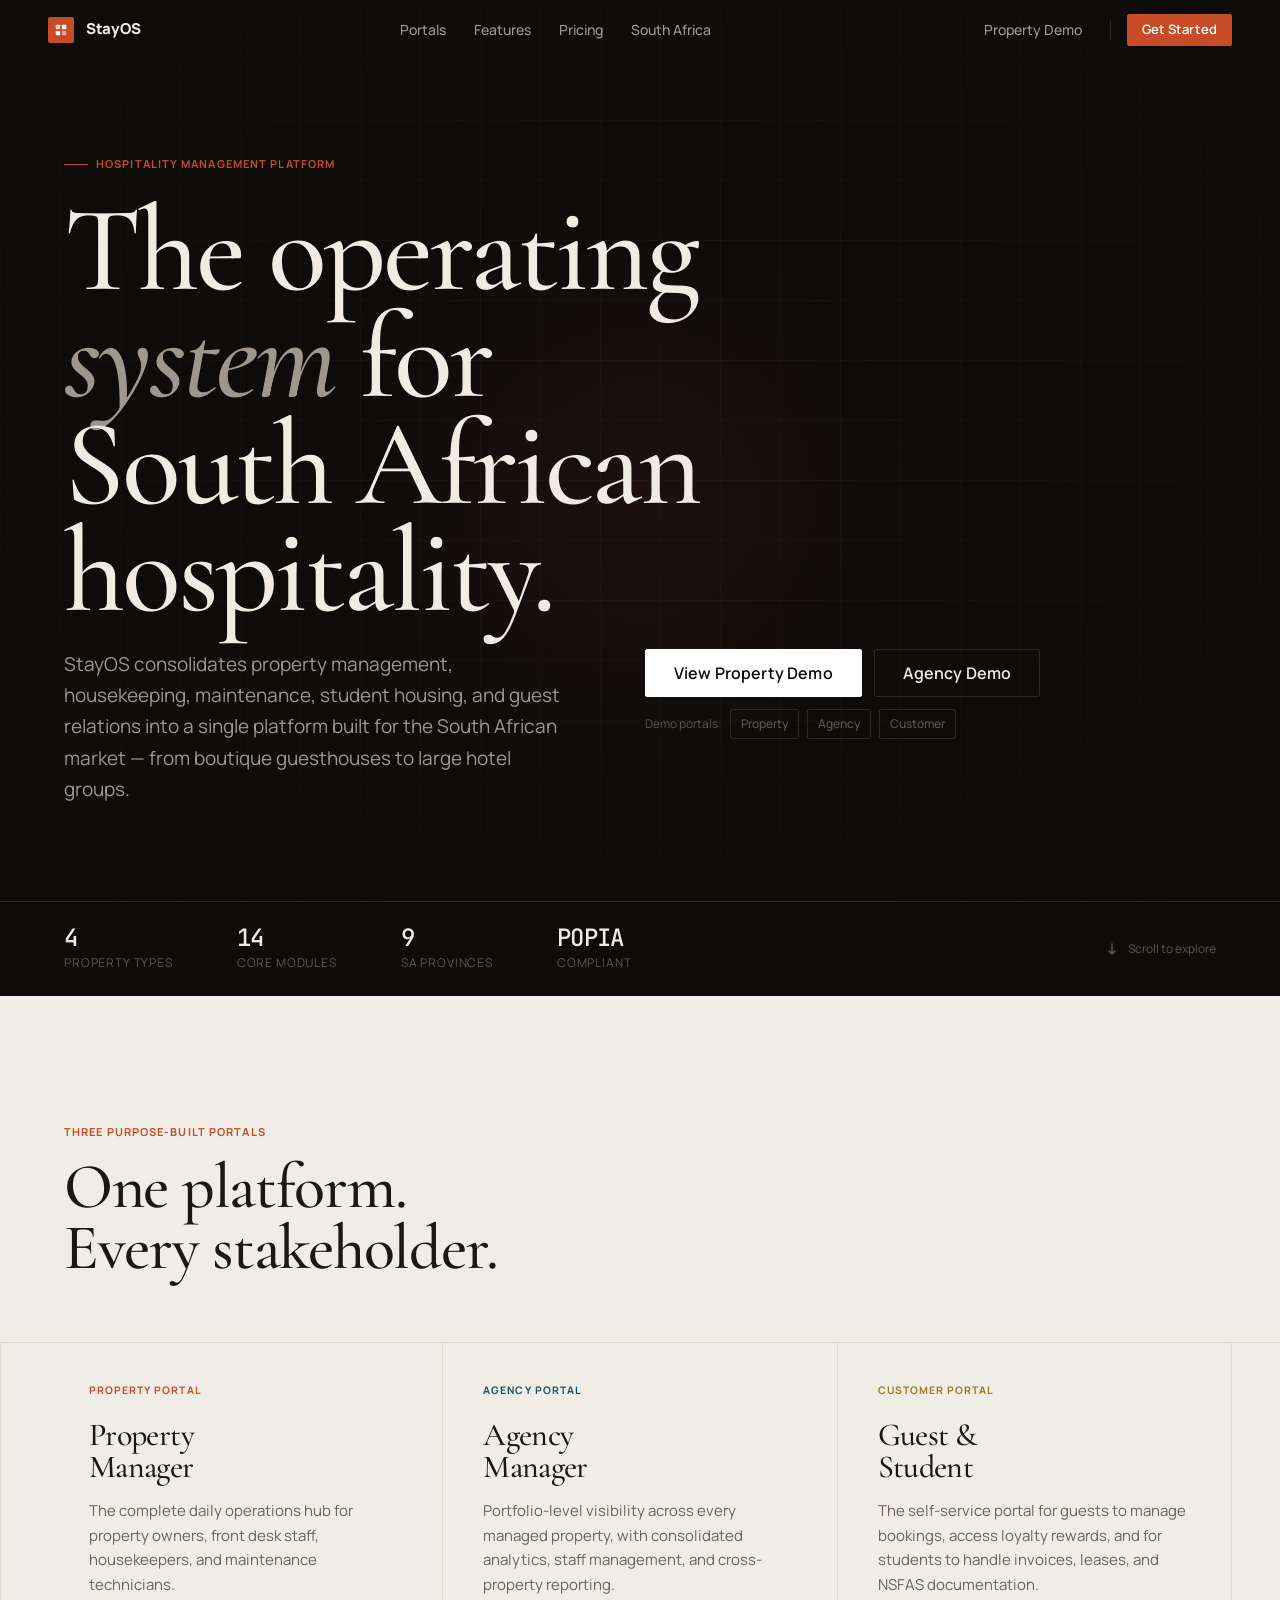
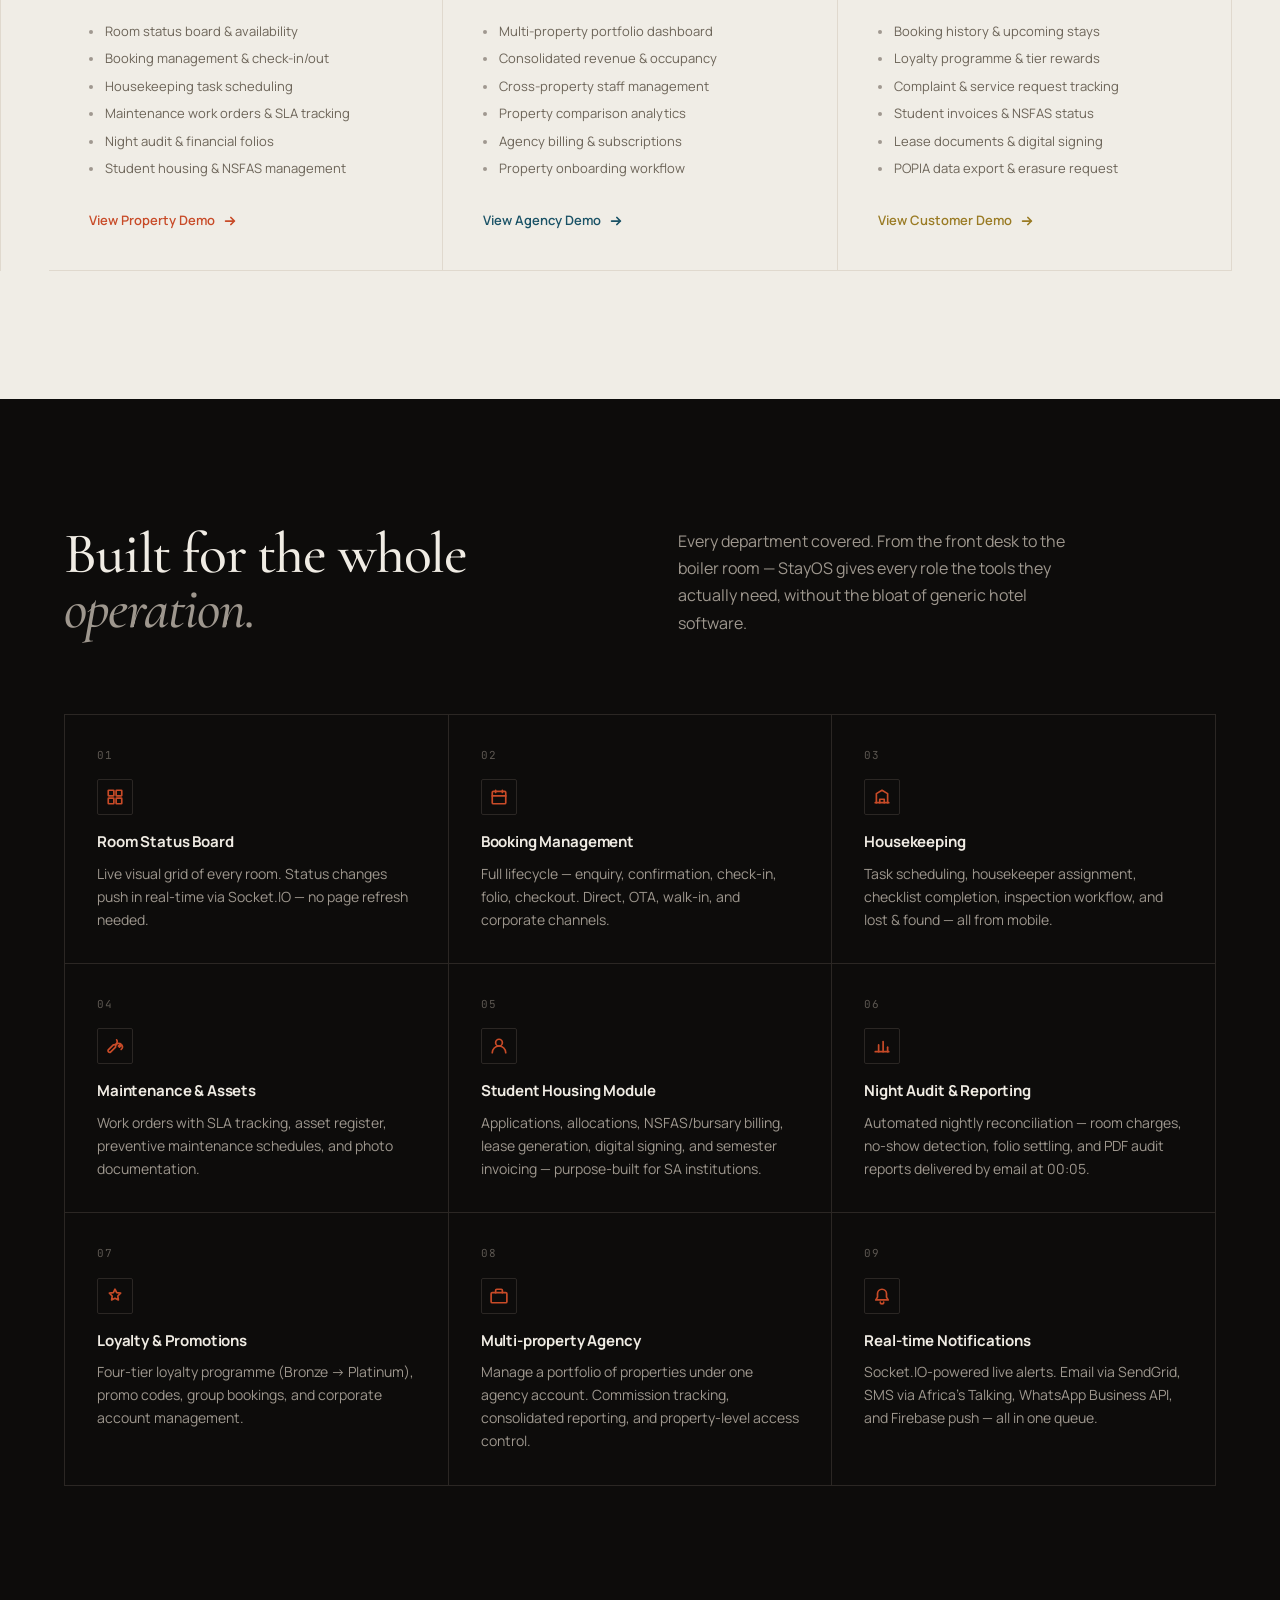
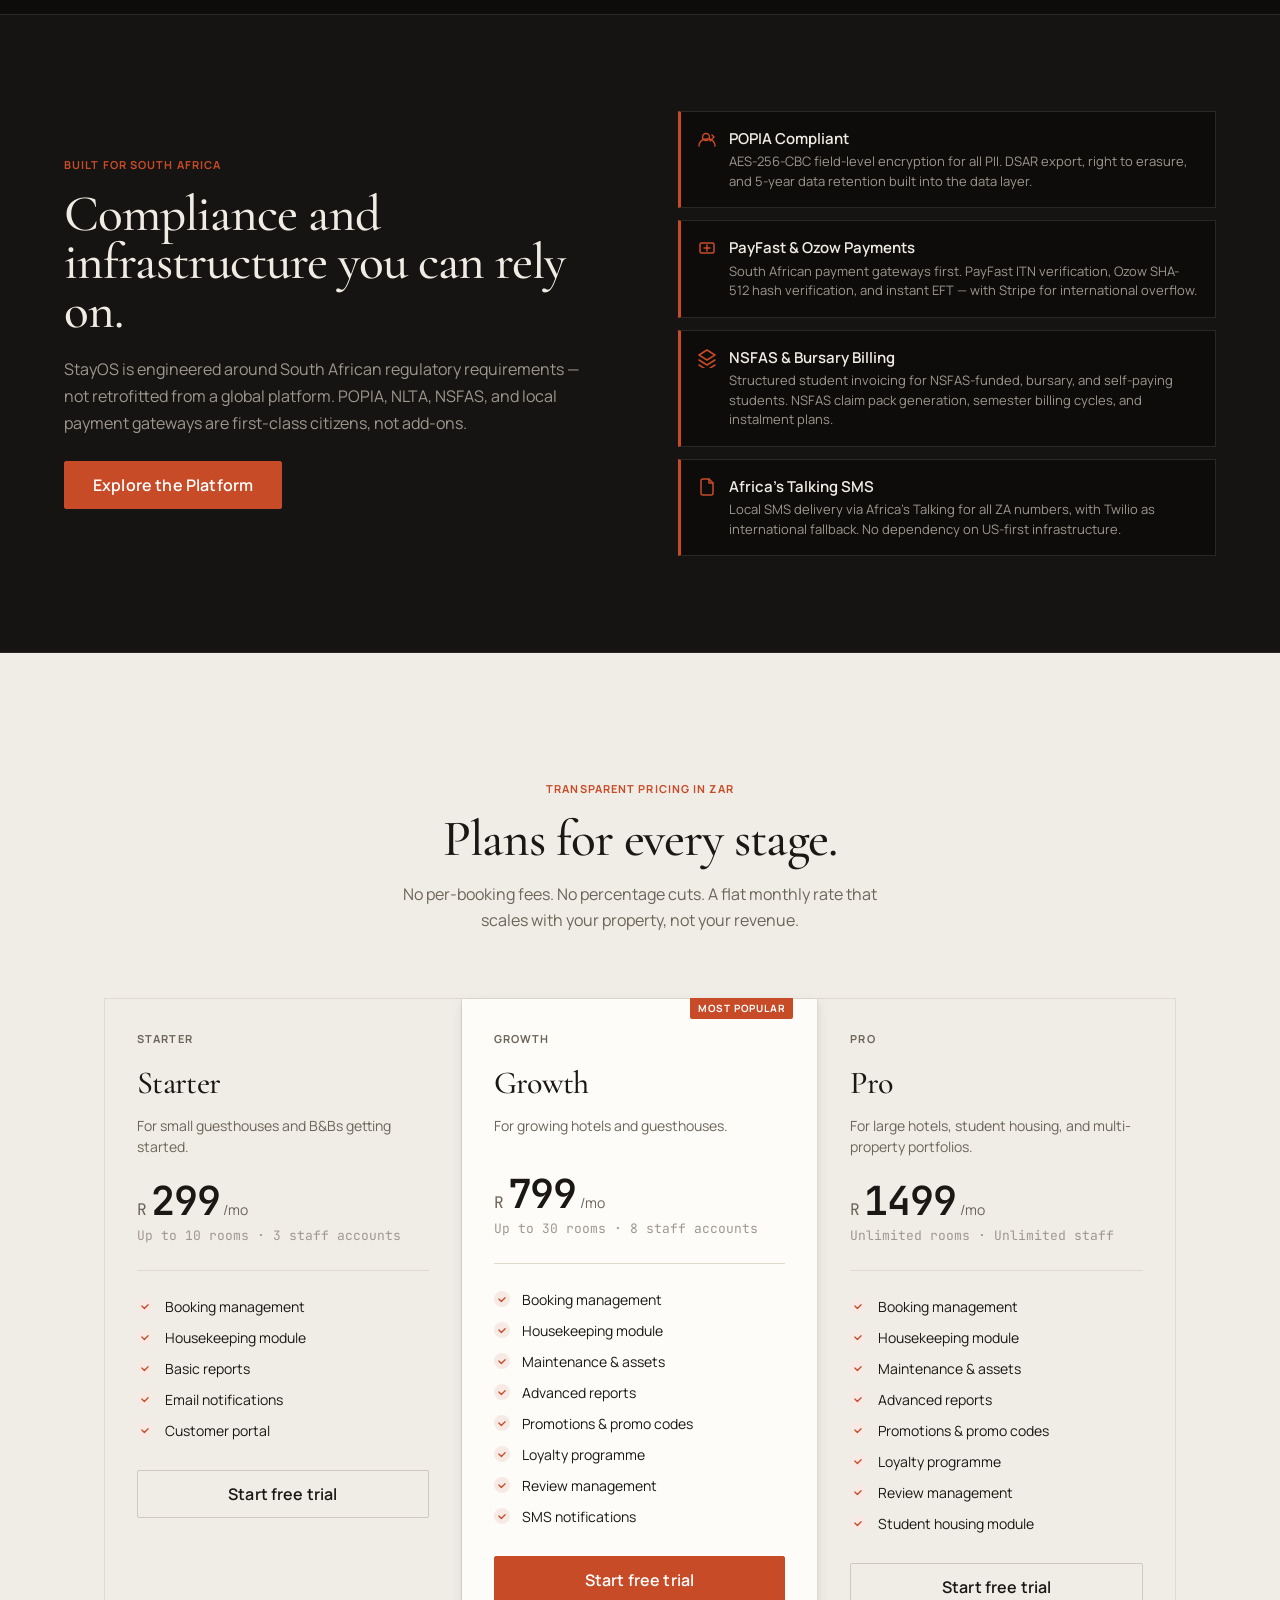
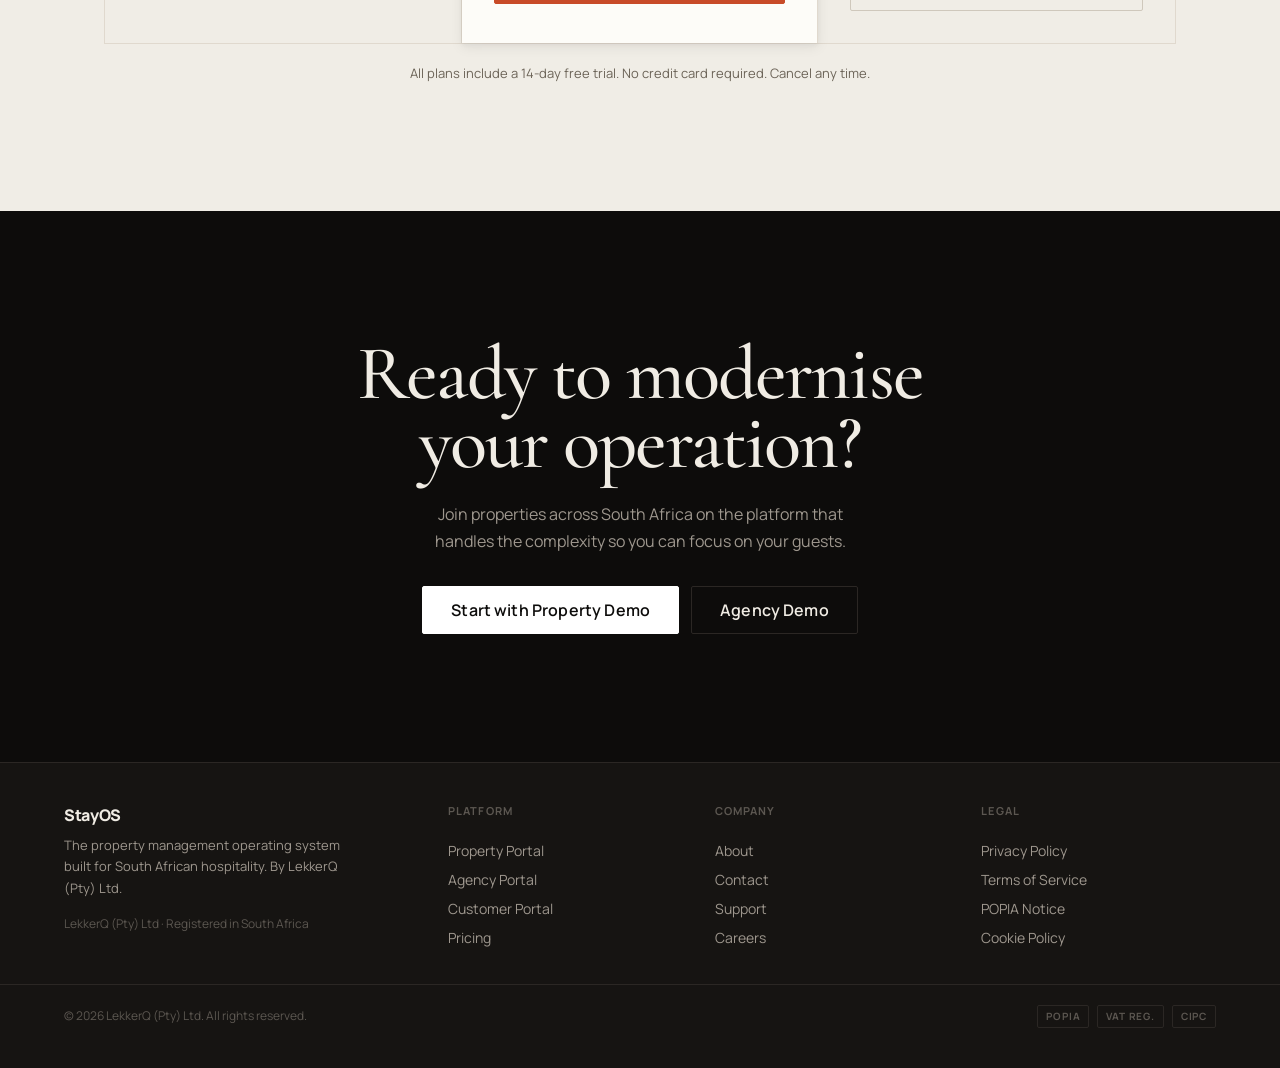
<file: index.html>
<!DOCTYPE html>
<html lang="en">
<head>
<meta charset="UTF-8">
<meta name="viewport" content="width=device-width, initial-scale=1.0, viewport-fit=cover">
<meta name="theme-color" content="#0D0C0B">
<meta name="description" content="StayOS — The operating platform for South African hospitality businesses. Manage properties, staff, bookings, housekeeping, maintenance and compliance in one place.">
<title>StayOS — Property Management Platform</title>
<link rel="preconnect" href="https://fonts.googleapis.com">
<link rel="preconnect" href="https://fonts.gstatic.com" crossorigin>
<link rel="stylesheet" href="./css/base.css">
<style>
/* ── Landing-specific styles ── */

body { background: var(--dark-bg); color: var(--dark-text); overflow-x: hidden; }

/* ── Nav ── */
.nav {
  position: fixed;
  top: 0; left: 0; right: 0;
  z-index: 200;
  padding: 0 clamp(var(--sp-4), 4vw, var(--sp-12));
  height: 60px;
  display: flex;
  align-items: center;
  justify-content: space-between;
  transition: background 0.3s ease, border-color 0.3s ease;
  border-bottom: 1px solid transparent;
}

.nav.scrolled {
  background: rgba(13, 12, 11, 0.92);
  backdrop-filter: blur(12px);
  -webkit-backdrop-filter: blur(12px);
  border-bottom-color: var(--dark-border);
}

.nav-logo {
  display: flex;
  align-items: center;
  gap: var(--sp-3);
  text-decoration: none;
}

.nav-logo-mark {
  width: 26px; height: 26px;
  background: var(--accent);
  border-radius: var(--r-sm);
  display: flex; align-items: center; justify-content: center;
}

.nav-logo-mark svg { width: 14px; height: 14px; }

.nav-logo-text {
  font-family: var(--f-body);
  font-size: 0.9375rem;
  font-weight: 800;
  letter-spacing: -0.02em;
  color: var(--dark-text);
}

.nav-links {
  display: flex;
  align-items: center;
  gap: var(--sp-1);
}

.nav-link {
  padding: var(--sp-2) var(--sp-3);
  font-size: 0.875rem;
  font-weight: 500;
  color: var(--dark-text-2);
  transition: color var(--tr-fast);
  cursor: pointer;
  text-decoration: none;
  border-radius: var(--r-sm);
}
.nav-link:hover { color: var(--dark-text); }

.nav-actions { display: flex; align-items: center; gap: var(--sp-2); }

.nav-divider {
  width: 1px; height: 20px;
  background: var(--dark-border);
  margin-inline: var(--sp-2);
}

/* ── Hero ── */
.hero {
  min-height: 100dvh;
  display: flex;
  flex-direction: column;
  padding-top: 60px;
  position: relative;
  overflow: hidden;
}

.hero-bg {
  position: absolute;
  inset: 0;
  z-index: 0;
}

/* Subtle grid pattern */
.hero-bg::before {
  content: '';
  position: absolute;
  inset: 0;
  background-image:
    linear-gradient(var(--dark-border) 1px, transparent 1px),
    linear-gradient(90deg, var(--dark-border) 1px, transparent 1px);
  background-size: 60px 60px;
  opacity: 0.25;
  mask-image: radial-gradient(ellipse 80% 70% at 50% 40%, black 20%, transparent 100%);
}

.hero-bg::after {
  content: '';
  position: absolute;
  width: 600px; height: 600px;
  border-radius: 50%;
  background: radial-gradient(circle, rgba(200, 75, 40, 0.08) 0%, transparent 70%);
  top: 20%; left: 50%;
  transform: translateX(-50%);
  pointer-events: none;
}

.hero-content {
  flex: 1;
  display: flex;
  flex-direction: column;
  justify-content: center;
  padding: clamp(var(--sp-12), 8vw, var(--sp-24)) clamp(var(--sp-4), 5vw, var(--sp-16));
  position: relative;
  z-index: 1;
  max-width: 1320px;
  margin: 0 auto;
  width: 100%;
}

.hero-eyebrow {
  display: inline-flex;
  align-items: center;
  gap: var(--sp-2);
  font-size: 0.6875rem;
  font-weight: 700;
  letter-spacing: 0.1em;
  text-transform: uppercase;
  color: var(--accent);
  margin-bottom: var(--sp-6);
}

.hero-eyebrow-line {
  width: 24px; height: 1px;
  background: var(--accent);
}

.hero-headline {
  font-family: var(--f-display);
  font-size: clamp(3.5rem, 9.5vw, 9rem);
  font-weight: 500;
  line-height: 0.88;
  letter-spacing: -0.025em;
  color: var(--dark-text);
  margin-bottom: var(--sp-6);
  max-width: 14ch;
}

.hero-headline em {
  font-style: italic;
  color: var(--dark-text-2);
}

.hero-sub-row {
  display: flex;
  align-items: flex-start;
  gap: clamp(var(--sp-8), 6vw, var(--sp-24));
  flex-wrap: wrap;
}

.hero-description {
  font-size: clamp(1rem, 1.5vw, 1.1875rem);
  line-height: 1.65;
  color: var(--dark-text-2);
  max-width: 42ch;
  flex: 1;
  min-width: 260px;
}

.hero-actions {
  display: flex;
  flex-direction: column;
  gap: var(--sp-3);
  flex-shrink: 0;
}

.hero-cta-group {
  display: flex;
  align-items: center;
  gap: var(--sp-3);
  flex-wrap: wrap;
}

.hero-portals {
  display: flex;
  gap: var(--sp-2);
}

.hero-portal-link {
  font-size: 0.75rem;
  font-weight: 500;
  color: var(--dark-text-3);
  padding: 5px 10px;
  border: 1px solid var(--dark-border);
  border-radius: var(--r-sm);
  transition: var(--tr-base);
  cursor: pointer;
  text-decoration: none;
}
.hero-portal-link:hover { color: var(--dark-text); border-color: var(--dark-text-2); }

.hero-floor {
  display: flex;
  align-items: center;
  justify-content: space-between;
  padding: var(--sp-6) clamp(var(--sp-4), 5vw, var(--sp-16));
  border-top: 1px solid var(--dark-border);
  position: relative;
  z-index: 1;
}

.hero-stats {
  display: flex;
  gap: clamp(var(--sp-8), 5vw, var(--sp-16));
  flex-wrap: wrap;
}

.hero-stat-value {
  font-family: var(--f-mono);
  font-size: 1.5rem;
  font-weight: 500;
  color: var(--dark-text);
  letter-spacing: -0.03em;
  line-height: 1;
  margin-bottom: 4px;
}

.hero-stat-label {
  font-size: 0.75rem;
  color: var(--dark-text-3);
  text-transform: uppercase;
  letter-spacing: 0.07em;
}

.hero-scroll-hint {
  font-size: 0.75rem;
  color: var(--dark-text-3);
  display: flex;
  align-items: center;
  gap: var(--sp-2);
}

/* ── Section: Three Portals ── */
.portals-section {
  background: var(--light-bg);
  color: var(--light-text);
  padding-block: clamp(var(--sp-16), 10vw, var(--sp-32));
}

.portals-header {
  padding-inline: clamp(var(--sp-4), 5vw, var(--sp-16));
  max-width: 1320px;
  margin: 0 auto;
  margin-bottom: clamp(var(--sp-10), 5vw, var(--sp-16));
}

.portals-eyebrow {
  font-size: 0.6875rem;
  font-weight: 700;
  letter-spacing: 0.1em;
  text-transform: uppercase;
  color: var(--accent);
  margin-bottom: var(--sp-4);
}

.portals-title {
  font-family: var(--f-display);
  font-size: clamp(2.5rem, 5vw, 4.5rem);
  font-weight: 500;
  line-height: 0.95;
  letter-spacing: -0.02em;
  max-width: 22ch;
}

.portals-grid {
  display: grid;
  grid-template-columns: repeat(3, 1fr);
  border-top: 1px solid var(--light-border);
  border-left: 1px solid var(--light-border);
  max-width: 1320px;
  margin: 0 auto clamp(0px, 2vw, 0px);
}

.portal-card {
  border-right: 1px solid var(--light-border);
  border-bottom: 1px solid var(--light-border);
  padding: clamp(var(--sp-8), 4vw, var(--sp-10));
  transition: var(--tr-base);
  text-decoration: none;
  display: block;
  color: var(--light-text);
  position: relative;
  overflow: hidden;
}

.portal-card::after {
  content: '';
  position: absolute;
  bottom: 0; left: 0; right: 0;
  height: 3px;
  transform: scaleX(0);
  transform-origin: left;
  transition: transform 0.3s ease;
}

.portal-card-property::after { background: var(--accent); }
.portal-card-agency::after   { background: var(--teal); }
.portal-card-customer::after { background: var(--gold); }

.portal-card:hover::after { transform: scaleX(1); }
.portal-card:hover { background: var(--light-surface); }

.portal-card-tag {
  font-size: 0.65rem;
  font-weight: 700;
  letter-spacing: 0.1em;
  text-transform: uppercase;
  margin-bottom: var(--sp-5);
}

.portal-card-property .portal-card-tag { color: var(--accent); }
.portal-card-agency   .portal-card-tag { color: var(--teal); }
.portal-card-customer .portal-card-tag { color: var(--gold); }

.portal-card-name {
  font-family: var(--f-display);
  font-size: clamp(1.75rem, 2.5vw, 2.5rem);
  font-weight: 500;
  line-height: 1;
  letter-spacing: -0.02em;
  margin-bottom: var(--sp-4);
}

.portal-card-desc {
  font-size: 0.9375rem;
  line-height: 1.65;
  color: var(--light-text-2);
  margin-bottom: var(--sp-6);
}

.portal-features {
  display: flex;
  flex-direction: column;
  gap: var(--sp-2);
  margin-bottom: var(--sp-8);
}

.portal-feature {
  display: flex;
  align-items: center;
  gap: var(--sp-3);
  font-size: 0.8125rem;
  color: var(--light-text-2);
}

.portal-feature-dot {
  width: 4px; height: 4px;
  border-radius: 50%;
  background: var(--light-text-3);
  flex-shrink: 0;
}

.portal-cta {
  display: flex;
  align-items: center;
  gap: var(--sp-2);
  font-size: 0.8125rem;
  font-weight: 600;
  transition: gap var(--tr-base);
}

.portal-card-property .portal-cta { color: var(--accent); }
.portal-card-agency   .portal-cta { color: var(--teal); }
.portal-card-customer .portal-cta { color: var(--gold); }

.portal-card:hover .portal-cta { gap: var(--sp-3); }

/* ── Section: Features ── */
.features-section {
  background: var(--dark-bg);
  color: var(--dark-text);
  padding-block: clamp(var(--sp-16), 10vw, var(--sp-32));
}

.features-inner {
  max-width: 1320px;
  margin: 0 auto;
  padding-inline: clamp(var(--sp-4), 5vw, var(--sp-16));
}

.features-top {
  display: grid;
  grid-template-columns: 1fr 1fr;
  gap: clamp(var(--sp-8), 6vw, var(--sp-24));
  align-items: end;
  margin-bottom: clamp(var(--sp-12), 6vw, var(--sp-20));
}

.features-title {
  font-family: var(--f-display);
  font-size: clamp(2.25rem, 4.5vw, 4rem);
  font-weight: 500;
  line-height: 0.95;
  letter-spacing: -0.02em;
}

.features-sub {
  font-size: 1rem;
  line-height: 1.7;
  color: var(--dark-text-2);
  max-width: 42ch;
}

.features-grid {
  display: grid;
  grid-template-columns: repeat(3, 1fr);
  gap: 1px;
  background: var(--dark-border);
  border: 1px solid var(--dark-border);
}

.feature-item {
  background: var(--dark-bg);
  padding: clamp(var(--sp-6), 3vw, var(--sp-8));
  transition: background var(--tr-base);
}
.feature-item:hover { background: var(--dark-surface); }

.feature-num {
  font-family: var(--f-mono);
  font-size: 0.6875rem;
  color: var(--dark-text-3);
  letter-spacing: 0.08em;
  margin-bottom: var(--sp-4);
}

.feature-icon {
  width: 36px; height: 36px;
  border: 1px solid var(--dark-border);
  border-radius: var(--r-sm);
  display: flex; align-items: center; justify-content: center;
  color: var(--accent);
  margin-bottom: var(--sp-4);
}

.feature-icon svg { width: 18px; height: 18px; }

.feature-title {
  font-size: 0.9375rem;
  font-weight: 700;
  color: var(--dark-text);
  margin-bottom: var(--sp-2);
  letter-spacing: -0.01em;
}

.feature-desc {
  font-size: 0.875rem;
  line-height: 1.65;
  color: var(--dark-text-2);
}

/* ── Section: Pricing ── */
.pricing-section {
  background: var(--light-bg);
  color: var(--light-text);
  padding-block: clamp(var(--sp-16), 10vw, var(--sp-32));
}

.pricing-inner {
  max-width: 1200px;
  margin: 0 auto;
  padding-inline: clamp(var(--sp-4), 5vw, var(--sp-16));
}

.pricing-header {
  text-align: center;
  margin-bottom: clamp(var(--sp-10), 5vw, var(--sp-16));
}

.pricing-eyebrow {
  font-size: 0.6875rem;
  font-weight: 700;
  letter-spacing: 0.1em;
  text-transform: uppercase;
  color: var(--accent);
  margin-bottom: var(--sp-4);
}

.pricing-title {
  font-family: var(--f-display);
  font-size: clamp(2.25rem, 4vw, 3.75rem);
  font-weight: 500;
  line-height: 1;
  letter-spacing: -0.02em;
  margin-bottom: var(--sp-4);
}

.pricing-sub {
  font-size: 1rem;
  color: var(--light-text-2);
  max-width: 52ch;
  margin: 0 auto;
  line-height: 1.65;
}

.pricing-grid {
  display: grid;
  grid-template-columns: repeat(3, 1fr);
  gap: 0;
  border: 1px solid var(--light-border);
}

.pricing-card {
  padding: clamp(var(--sp-6), 3vw, var(--sp-8));
  border-right: 1px solid var(--light-border);
  position: relative;
}
.pricing-card:last-child { border-right: none; }
.pricing-card-featured {
  background: var(--light-surface);
  box-shadow: var(--sh-md);
}

.pricing-card-featured-tag {
  position: absolute;
  top: -1px; right: var(--sp-6);
  background: var(--accent);
  color: #fff;
  font-size: 0.625rem;
  font-weight: 700;
  letter-spacing: 0.08em;
  text-transform: uppercase;
  padding: 3px 8px;
  border-radius: 0 0 var(--r-sm) var(--r-sm);
}

.pricing-tier {
  font-size: 0.6875rem;
  font-weight: 700;
  letter-spacing: 0.1em;
  text-transform: uppercase;
  color: var(--light-text-2);
  margin-bottom: var(--sp-3);
}

.pricing-name {
  font-family: var(--f-display);
  font-size: 2rem;
  font-weight: 500;
  letter-spacing: -0.02em;
  margin-bottom: var(--sp-2);
}

.pricing-desc {
  font-size: 0.875rem;
  color: var(--light-text-2);
  line-height: 1.5;
  margin-bottom: var(--sp-6);
  min-height: 2.5em;
}

.pricing-amount {
  display: flex;
  align-items: baseline;
  gap: var(--sp-1);
  margin-bottom: var(--sp-1);
}

.pricing-currency {
  font-family: var(--f-mono);
  font-size: 1rem;
  color: var(--light-text-2);
  padding-top: 4px;
}

.pricing-price {
  font-family: var(--f-mono);
  font-size: 2.5rem;
  font-weight: 600;
  letter-spacing: -0.03em;
  color: var(--light-text);
  line-height: 1;
}

.pricing-period {
  font-size: 0.875rem;
  color: var(--light-text-2);
}

.pricing-rooms {
  font-size: 0.8125rem;
  color: var(--light-text-3);
  margin-bottom: var(--sp-6);
  font-family: var(--f-mono);
}

.pricing-divider { border: none; border-top: 1px solid var(--light-border); margin-block: var(--sp-5); }

.pricing-features { margin-bottom: var(--sp-6); }

.pricing-feature {
  display: flex;
  align-items: center;
  gap: var(--sp-3);
  padding-block: 5px;
  font-size: 0.875rem;
  color: var(--light-text);
}

.pricing-feature-check {
  width: 16px; height: 16px;
  border-radius: 50%;
  background: var(--accent-subtle);
  color: var(--accent);
  display: flex; align-items: center; justify-content: center;
  flex-shrink: 0;
}
.pricing-feature-check svg { width: 10px; height: 10px; }

/* ── Section: South African ── */
.sa-section {
  background: var(--dark-surface);
  color: var(--dark-text);
  padding-block: clamp(var(--sp-16), 8vw, var(--sp-24));
  border-top: 1px solid var(--dark-border);
  border-bottom: 1px solid var(--dark-border);
}

.sa-inner {
  max-width: 1320px;
  margin: 0 auto;
  padding-inline: clamp(var(--sp-4), 5vw, var(--sp-16));
  display: grid;
  grid-template-columns: 1fr 1fr;
  gap: clamp(var(--sp-10), 6vw, var(--sp-24));
  align-items: center;
}

.sa-title {
  font-family: var(--f-display);
  font-size: clamp(2rem, 4vw, 3.5rem);
  font-weight: 500;
  line-height: 0.95;
  letter-spacing: -0.02em;
  margin-bottom: var(--sp-5);
}

.sa-desc { font-size: 1rem; line-height: 1.7; color: var(--dark-text-2); margin-bottom: var(--sp-6); }

.sa-items {
  display: flex;
  flex-direction: column;
  gap: var(--sp-3);
}

.sa-item {
  display: flex;
  align-items: flex-start;
  gap: var(--sp-3);
  font-size: 0.9375rem;
  color: var(--dark-text);
  padding: var(--sp-4);
  border: 1px solid var(--dark-border);
  border-left: 3px solid var(--accent);
  background: var(--dark-bg);
}

.sa-item-icon {
  flex-shrink: 0;
  width: 20px; height: 20px;
  color: var(--accent);
  margin-top: 1px;
}
.sa-item-icon svg { width: 20px; height: 20px; }

.sa-item-title { font-weight: 600; margin-bottom: 2px; font-size: 0.9375rem; }
.sa-item-desc  { font-size: 0.8125rem; color: var(--dark-text-2); line-height: 1.5; }

/* ── CTA Section ── */
.cta-section {
  background: var(--dark-bg);
  color: var(--dark-text);
  padding-block: clamp(var(--sp-20), 10vw, var(--sp-32));
  text-align: center;
}

.cta-inner {
  max-width: 760px;
  margin: 0 auto;
  padding-inline: clamp(var(--sp-4), 5vw, var(--sp-16));
}

.cta-title {
  font-family: var(--f-display);
  font-size: clamp(2.75rem, 6vw, 5.5rem);
  font-weight: 500;
  line-height: 0.9;
  letter-spacing: -0.025em;
  margin-bottom: var(--sp-6);
}

.cta-sub {
  font-size: 1rem;
  color: var(--dark-text-2);
  line-height: 1.65;
  margin-bottom: var(--sp-8);
  max-width: 44ch;
  margin-inline: auto;
}

.cta-actions { display: flex; gap: var(--sp-3); justify-content: center; flex-wrap: wrap; }

.btn-hero {
  background: #fff;
  color: var(--dark-bg);
  border-color: #fff;
}
.btn-hero:hover { background: var(--accent); border-color: var(--accent); color: #fff; }

/* ── Footer ── */
.footer {
  background: var(--dark-surface);
  color: var(--dark-text-2);
  border-top: 1px solid var(--dark-border);
  padding-block: var(--sp-10);
}

.footer-inner {
  max-width: 1320px;
  margin: 0 auto;
  padding-inline: clamp(var(--sp-4), 5vw, var(--sp-16));
  display: grid;
  grid-template-columns: 1.5fr repeat(3, 1fr);
  gap: var(--sp-8);
}

.footer-brand-name {
  font-family: var(--f-body);
  font-weight: 800;
  font-size: 1rem;
  color: var(--dark-text);
  letter-spacing: -0.02em;
  margin-bottom: var(--sp-2);
}

.footer-brand-desc {
  font-size: 0.8125rem;
  line-height: 1.65;
  color: var(--dark-text-2);
  max-width: 36ch;
  margin-bottom: var(--sp-4);
}

.footer-legal {
  font-size: 0.75rem;
  color: var(--dark-text-3);
}

.footer-col-title {
  font-size: 0.6875rem;
  font-weight: 700;
  letter-spacing: 0.1em;
  text-transform: uppercase;
  color: var(--dark-text-3);
  margin-bottom: var(--sp-4);
}

.footer-link {
  display: block;
  font-size: 0.875rem;
  color: var(--dark-text-2);
  padding-block: 4px;
  transition: color var(--tr-fast);
  text-decoration: none;
  cursor: pointer;
}
.footer-link:hover { color: var(--dark-text); }

.footer-bottom {
  max-width: 1320px;
  margin: var(--sp-8) auto 0;
  padding-inline: clamp(var(--sp-4), 5vw, var(--sp-16));
  padding-top: var(--sp-5);
  border-top: 1px solid var(--dark-border);
  display: flex;
  align-items: center;
  justify-content: space-between;
  font-size: 0.75rem;
  color: var(--dark-text-3);
  flex-wrap: wrap;
  gap: var(--sp-3);
}

.compliance-badges {
  display: flex;
  gap: var(--sp-2);
}

.comp-badge {
  padding: 3px 8px;
  border: 1px solid var(--dark-border);
  border-radius: var(--r-sm);
  font-size: 0.625rem;
  font-weight: 700;
  letter-spacing: 0.08em;
  text-transform: uppercase;
  color: var(--dark-text-3);
}

/* ── Responsive ── */
@media (max-width: 960px) {
  .portals-grid    { grid-template-columns: 1fr; }
  .features-top    { grid-template-columns: 1fr; }
  .features-grid   { grid-template-columns: 1fr 1fr; }
  .pricing-grid    { grid-template-columns: 1fr; }
  .pricing-card    { border-right: none; border-bottom: 1px solid var(--light-border); }
  .pricing-card:last-child { border-bottom: none; }
  .sa-inner        { grid-template-columns: 1fr; }
  .footer-inner    { grid-template-columns: 1fr 1fr; }
  .nav-links       { display: none; }
}

@media (max-width: 640px) {
  .features-grid   { grid-template-columns: 1fr; }
  .footer-inner    { grid-template-columns: 1fr; }
  .hero-sub-row    { flex-direction: column; gap: var(--sp-6); }
  .hero-stats      { gap: var(--sp-6); }
}
</style>
</head>
<body>

<!-- ── Navigation ── -->
<nav class="nav" id="mainNav">
  <a href="./index.html" class="nav-logo">
    <div class="nav-logo-mark">
      <svg viewBox="0 0 16 16" fill="none" stroke="#fff" stroke-width="2" stroke-linecap="round">
        <rect x="2" y="2" width="5" height="5" rx="0.5" stroke="none" fill="#fff" opacity="0.7"/>
        <rect x="9" y="2" width="5" height="5" rx="0.5" stroke="none" fill="#fff"/>
        <rect x="2" y="9" width="5" height="5" rx="0.5" stroke="none" fill="#fff"/>
        <rect x="9" y="9" width="5" height="5" rx="0.5" stroke="none" fill="#fff" opacity="0.5"/>
      </svg>
    </div>
    <span class="nav-logo-text">StayOS</span>
  </a>

  <div class="nav-links">
    <a href="#portals" class="nav-link">Portals</a>
    <a href="#features" class="nav-link">Features</a>
    <a href="#pricing" class="nav-link">Pricing</a>
    <a href="#south-africa" class="nav-link">South Africa</a>
  </div>

  <div class="nav-actions">
    <a href="./property.html" class="nav-link" style="color:var(--dark-text-2)">Property Demo</a>
    <div class="nav-divider"></div>
    <a href="./property.html" class="btn btn-accent btn-sm">Get Started</a>
  </div>
</nav>

<!-- ── Hero ── -->
<section class="hero">
  <div class="hero-bg"></div>
  <div class="hero-content">
    <div class="hero-eyebrow">
      <span class="hero-eyebrow-line"></span>
      Hospitality Management Platform
    </div>
    <h1 class="hero-headline">
      The operating<br><em>system</em> for<br>South African<br>hospitality.
    </h1>
    <div class="hero-sub-row">
      <p class="hero-description">
        StayOS consolidates property management, housekeeping, maintenance, student housing, and guest relations into a single platform built for the South African market — from boutique guesthouses to large hotel groups.
      </p>
      <div class="hero-actions">
        <div class="hero-cta-group">
          <a href="./property.html" class="btn btn-hero btn-lg">View Property Demo</a>
          <a href="./agency.html" class="btn btn-dark-outline btn-lg">Agency Demo</a>
        </div>
        <div class="hero-portals">
          <span style="font-size:0.75rem;color:var(--dark-text-3);padding-top:6px;">Demo portals:</span>
          <a href="./property.html" class="hero-portal-link">Property</a>
          <a href="./agency.html" class="hero-portal-link">Agency</a>
          <a href="./customer.html" class="hero-portal-link">Customer</a>
        </div>
      </div>
    </div>
  </div>
  <div class="hero-floor">
    <div class="hero-stats">
      <div>
        <div class="hero-stat-value" id="heroProps">0</div>
        <div class="hero-stat-label">Property types</div>
      </div>
      <div>
        <div class="hero-stat-value" id="heroModules">0</div>
        <div class="hero-stat-label">Core modules</div>
      </div>
      <div>
        <div class="hero-stat-value" id="heroProvinces">0</div>
        <div class="hero-stat-label">SA Provinces</div>
      </div>
      <div>
        <div class="hero-stat-value" id="heroCompliance">POPIA</div>
        <div class="hero-stat-label">Compliant</div>
      </div>
    </div>
    <div class="hero-scroll-hint">
      <svg width="16" height="16" viewBox="0 0 16 16" fill="none" stroke="currentColor" stroke-width="1.5" stroke-linecap="round"><path d="M8 3v10M5 10l3 3 3-3"/></svg>
      Scroll to explore
    </div>
  </div>
</section>

<!-- ── Three Portals ── -->
<section class="portals-section" id="portals">
  <div class="portals-header">
    <div class="portals-eyebrow">Three purpose-built portals</div>
    <h2 class="portals-title">One platform.<br>Every stakeholder.</h2>
  </div>
  <div class="portals-grid container">
    <a href="./property.html" class="portal-card portal-card-property">
      <div class="portal-card-tag">Property Portal</div>
      <div class="portal-card-name">Property<br>Manager</div>
      <p class="portal-card-desc">The complete daily operations hub for property owners, front desk staff, housekeepers, and maintenance technicians.</p>
      <div class="portal-features">
        <div class="portal-feature"><span class="portal-feature-dot"></span> Room status board & availability</div>
        <div class="portal-feature"><span class="portal-feature-dot"></span> Booking management & check-in/out</div>
        <div class="portal-feature"><span class="portal-feature-dot"></span> Housekeeping task scheduling</div>
        <div class="portal-feature"><span class="portal-feature-dot"></span> Maintenance work orders & SLA tracking</div>
        <div class="portal-feature"><span class="portal-feature-dot"></span> Night audit & financial folios</div>
        <div class="portal-feature"><span class="portal-feature-dot"></span> Student housing & NSFAS management</div>
      </div>
      <div class="portal-cta">View Property Demo <svg width="14" height="14" viewBox="0 0 16 16" fill="none" stroke="currentColor" stroke-width="2" stroke-linecap="round" stroke-linejoin="round"><path d="M3 8h10M9 4l4 4-4 4"/></svg></div>
    </a>

    <a href="./agency.html" class="portal-card portal-card-agency">
      <div class="portal-card-tag">Agency Portal</div>
      <div class="portal-card-name">Agency<br>Manager</div>
      <p class="portal-card-desc">Portfolio-level visibility across every managed property, with consolidated analytics, staff management, and cross-property reporting.</p>
      <div class="portal-features">
        <div class="portal-feature"><span class="portal-feature-dot"></span> Multi-property portfolio dashboard</div>
        <div class="portal-feature"><span class="portal-feature-dot"></span> Consolidated revenue & occupancy</div>
        <div class="portal-feature"><span class="portal-feature-dot"></span> Cross-property staff management</div>
        <div class="portal-feature"><span class="portal-feature-dot"></span> Property comparison analytics</div>
        <div class="portal-feature"><span class="portal-feature-dot"></span> Agency billing & subscriptions</div>
        <div class="portal-feature"><span class="portal-feature-dot"></span> Property onboarding workflow</div>
      </div>
      <div class="portal-cta">View Agency Demo <svg width="14" height="14" viewBox="0 0 16 16" fill="none" stroke="currentColor" stroke-width="2" stroke-linecap="round" stroke-linejoin="round"><path d="M3 8h10M9 4l4 4-4 4"/></svg></div>
    </a>

    <a href="./customer.html" class="portal-card portal-card-customer">
      <div class="portal-card-tag">Customer Portal</div>
      <div class="portal-card-name">Guest &<br>Student</div>
      <p class="portal-card-desc">The self-service portal for guests to manage bookings, access loyalty rewards, and for students to handle invoices, leases, and NSFAS documentation.</p>
      <div class="portal-features">
        <div class="portal-feature"><span class="portal-feature-dot"></span> Booking history & upcoming stays</div>
        <div class="portal-feature"><span class="portal-feature-dot"></span> Loyalty programme & tier rewards</div>
        <div class="portal-feature"><span class="portal-feature-dot"></span> Complaint & service request tracking</div>
        <div class="portal-feature"><span class="portal-feature-dot"></span> Student invoices & NSFAS status</div>
        <div class="portal-feature"><span class="portal-feature-dot"></span> Lease documents & digital signing</div>
        <div class="portal-feature"><span class="portal-feature-dot"></span> POPIA data export & erasure request</div>
      </div>
      <div class="portal-cta">View Customer Demo <svg width="14" height="14" viewBox="0 0 16 16" fill="none" stroke="currentColor" stroke-width="2" stroke-linecap="round" stroke-linejoin="round"><path d="M3 8h10M9 4l4 4-4 4"/></svg></div>
    </a>
  </div>
</section>

<!-- ── Features ── -->
<section class="features-section" id="features">
  <div class="features-inner">
    <div class="features-top">
      <h2 class="features-title">Built for the whole<br><em style="font-style:italic;color:var(--dark-text-2)">operation.</em></h2>
      <p class="features-sub">Every department covered. From the front desk to the boiler room — StayOS gives every role the tools they actually need, without the bloat of generic hotel software.</p>
    </div>
    <div class="features-grid">
      <div class="feature-item">
        <div class="feature-num">01</div>
        <div class="feature-icon"><svg viewBox="0 0 16 16" fill="none" stroke="currentColor" stroke-width="1.5" stroke-linecap="round" stroke-linejoin="round"><rect x="2" y="2" width="5" height="5" rx="0.5"/><rect x="9" y="2" width="5" height="5" rx="0.5"/><rect x="2" y="9" width="5" height="5" rx="0.5"/><rect x="9" y="9" width="5" height="5" rx="0.5"/></svg></div>
        <div class="feature-title">Room Status Board</div>
        <p class="feature-desc">Live visual grid of every room. Status changes push in real-time via Socket.IO — no page refresh needed.</p>
      </div>
      <div class="feature-item">
        <div class="feature-num">02</div>
        <div class="feature-icon"><svg viewBox="0 0 16 16" fill="none" stroke="currentColor" stroke-width="1.5" stroke-linecap="round" stroke-linejoin="round"><rect x="2" y="3" width="12" height="11" rx="1"/><path d="M5 2v2M11 2v2M2 7h12"/></svg></div>
        <div class="feature-title">Booking Management</div>
        <p class="feature-desc">Full lifecycle — enquiry, confirmation, check-in, folio, checkout. Direct, OTA, walk-in, and corporate channels.</p>
      </div>
      <div class="feature-item">
        <div class="feature-num">03</div>
        <div class="feature-icon"><svg viewBox="0 0 16 16" fill="none" stroke="currentColor" stroke-width="1.5" stroke-linecap="round" stroke-linejoin="round"><path d="M3 13V5l5-3 5 3v8"/><path d="M6 13v-3h4v3"/><path d="M2 13h12"/></svg></div>
        <div class="feature-title">Housekeeping</div>
        <p class="feature-desc">Task scheduling, housekeeper assignment, checklist completion, inspection workflow, and lost & found — all from mobile.</p>
      </div>
      <div class="feature-item">
        <div class="feature-num">04</div>
        <div class="feature-icon"><svg viewBox="0 0 16 16" fill="none" stroke="currentColor" stroke-width="1.5" stroke-linecap="round" stroke-linejoin="round"><path d="M9.5 2.5a3 3 0 0 1-3 4.5L2 11.5a1.5 1.5 0 0 0 2 2l4.5-4.5a3 3 0 0 1 4.5-3l-2 2 1 1 2-2a3 3 0 0 1-.5 4"/></svg></div>
        <div class="feature-title">Maintenance & Assets</div>
        <p class="feature-desc">Work orders with SLA tracking, asset register, preventive maintenance schedules, and photo documentation.</p>
      </div>
      <div class="feature-item">
        <div class="feature-num">05</div>
        <div class="feature-icon"><svg viewBox="0 0 16 16" fill="none" stroke="currentColor" stroke-width="1.5" stroke-linecap="round" stroke-linejoin="round"><circle cx="8" cy="5" r="3"/><path d="M2 14c0-3.3 2.7-6 6-6s6 2.7 6 6"/></svg></div>
        <div class="feature-title">Student Housing Module</div>
        <p class="feature-desc">Applications, allocations, NSFAS/bursary billing, lease generation, digital signing, and semester invoicing — purpose-built for SA institutions.</p>
      </div>
      <div class="feature-item">
        <div class="feature-num">06</div>
        <div class="feature-icon"><svg viewBox="0 0 16 16" fill="none" stroke="currentColor" stroke-width="1.5" stroke-linecap="round" stroke-linejoin="round"><path d="M2 13h12"/><path d="M5 13V7"/><path d="M9 13V4"/><path d="M13 13V9"/></svg></div>
        <div class="feature-title">Night Audit & Reporting</div>
        <p class="feature-desc">Automated nightly reconciliation — room charges, no-show detection, folio settling, and PDF audit reports delivered by email at 00:05.</p>
      </div>
      <div class="feature-item">
        <div class="feature-num">07</div>
        <div class="feature-icon"><svg viewBox="0 0 16 16" fill="none" stroke="currentColor" stroke-width="1.5" stroke-linecap="round" stroke-linejoin="round"><path d="M8 2l1.5 3 3.5.5-2.5 2.5.5 3.5L8 10l-3 1.5.5-3.5L3 5.5 6.5 5z"/></svg></div>
        <div class="feature-title">Loyalty & Promotions</div>
        <p class="feature-desc">Four-tier loyalty programme (Bronze → Platinum), promo codes, group bookings, and corporate account management.</p>
      </div>
      <div class="feature-item">
        <div class="feature-num">08</div>
        <div class="feature-icon"><svg viewBox="0 0 16 16" fill="none" stroke="currentColor" stroke-width="1.5" stroke-linecap="round" stroke-linejoin="round"><rect x="1" y="5" width="14" height="9" rx="1"/><path d="M5 5V3a1 1 0 0 1 1-1h4a1 1 0 0 1 1 1v2"/></svg></div>
        <div class="feature-title">Multi-property Agency</div>
        <p class="feature-desc">Manage a portfolio of properties under one agency account. Commission tracking, consolidated reporting, and property-level access control.</p>
      </div>
      <div class="feature-item">
        <div class="feature-num">09</div>
        <div class="feature-icon"><svg viewBox="0 0 16 16" fill="none" stroke="currentColor" stroke-width="1.5" stroke-linecap="round" stroke-linejoin="round"><path d="M8 2a4 4 0 0 1 4 4v3l1.5 2.5h-11L4 9V6a4 4 0 0 1 4-4z"/><path d="M6.5 13.5a1.5 1.5 0 0 0 3 0"/></svg></div>
        <div class="feature-title">Real-time Notifications</div>
        <p class="feature-desc">Socket.IO-powered live alerts. Email via SendGrid, SMS via Africa's Talking, WhatsApp Business API, and Firebase push — all in one queue.</p>
      </div>
    </div>
  </div>
</section>

<!-- ── South Africa specific ── -->
<section class="sa-section" id="south-africa">
  <div class="sa-inner">
    <div>
      <div class="portals-eyebrow" style="color:var(--accent);font-size:0.6875rem;font-weight:700;letter-spacing:0.1em;text-transform:uppercase;margin-bottom:var(--sp-4);">Built for South Africa</div>
      <h2 class="sa-title">Compliance and infrastructure you can rely on.</h2>
      <p class="sa-desc">StayOS is engineered around South African regulatory requirements — not retrofitted from a global platform. POPIA, NLTA, NSFAS, and local payment gateways are first-class citizens, not add-ons.</p>
      <a href="./property.html" class="btn btn-accent btn-lg">Explore the Platform</a>
    </div>
    <div class="sa-items">
      <div class="sa-item">
        <div class="sa-item-icon"><svg viewBox="0 0 20 20" fill="none" stroke="currentColor" stroke-width="1.5" stroke-linecap="round" stroke-linejoin="round"><path d="M9 11.5a3.5 3.5 0 1 0 0-7 3.5 3.5 0 0 0 0 7z"/><path d="M2 17c0-3.9 3.1-7 7-7h2c3.9 0 7 3.1 7 7"/><path d="M15 6l2 2-4 4"/></svg></div>
        <div>
          <div class="sa-item-title">POPIA Compliant</div>
          <div class="sa-item-desc">AES-256-CBC field-level encryption for all PII. DSAR export, right to erasure, and 5-year data retention built into the data layer.</div>
        </div>
      </div>
      <div class="sa-item">
        <div class="sa-item-icon"><svg viewBox="0 0 20 20" fill="none" stroke="currentColor" stroke-width="1.5" stroke-linecap="round" stroke-linejoin="round"><rect x="3" y="5" width="14" height="10" rx="1.5"/><path d="M7 10h6M10 7v6"/></svg></div>
        <div>
          <div class="sa-item-title">PayFast & Ozow Payments</div>
          <div class="sa-item-desc">South African payment gateways first. PayFast ITN verification, Ozow SHA-512 hash verification, and instant EFT — with Stripe for international overflow.</div>
        </div>
      </div>
      <div class="sa-item">
        <div class="sa-item-icon"><svg viewBox="0 0 20 20" fill="none" stroke="currentColor" stroke-width="1.5" stroke-linecap="round" stroke-linejoin="round"><path d="M10 2L2 7l8 5 8-5-8-5z"/><path d="M2 12l8 5 8-5M2 17l8 5 8-5"/></svg></div>
        <div>
          <div class="sa-item-title">NSFAS & Bursary Billing</div>
          <div class="sa-item-desc">Structured student invoicing for NSFAS-funded, bursary, and self-paying students. NSFAS claim pack generation, semester billing cycles, and instalment plans.</div>
        </div>
      </div>
      <div class="sa-item">
        <div class="sa-item-icon"><svg viewBox="0 0 20 20" fill="none" stroke="currentColor" stroke-width="1.5" stroke-linecap="round" stroke-linejoin="round"><path d="M12 2H6a2 2 0 0 0-2 2v12a2 2 0 0 0 2 2h8a2 2 0 0 0 2-2V6l-4-4z"/><path d="M12 2v4h4"/></svg></div>
        <div>
          <div class="sa-item-title">Africa's Talking SMS</div>
          <div class="sa-item-desc">Local SMS delivery via Africa's Talking for all ZA numbers, with Twilio as international fallback. No dependency on US-first infrastructure.</div>
        </div>
      </div>
    </div>
  </div>
</section>

<!-- ── Pricing ── -->
<section class="pricing-section" id="pricing">
  <div class="pricing-inner">
    <div class="pricing-header">
      <div class="pricing-eyebrow">Transparent pricing in ZAR</div>
      <h2 class="pricing-title">Plans for every stage.</h2>
      <p class="pricing-sub">No per-booking fees. No percentage cuts. A flat monthly rate that scales with your property, not your revenue.</p>
    </div>
    <div class="pricing-grid" id="pricingGrid">
      <!-- Rendered by JS -->
    </div>
    <p style="text-align:center;margin-top:var(--sp-5);font-size:0.8125rem;color:var(--light-text-2);">All plans include a 14-day free trial. No credit card required. Cancel any time.</p>
  </div>
</section>

<!-- ── CTA ── -->
<section class="cta-section">
  <div class="cta-inner">
    <h2 class="cta-title">Ready to modernise your operation?</h2>
    <p class="cta-sub">Join properties across South Africa on the platform that handles the complexity so you can focus on your guests.</p>
    <div class="cta-actions">
      <a href="./property.html" class="btn btn-hero btn-lg">Start with Property Demo</a>
      <a href="./agency.html" class="btn btn-dark-outline btn-lg">Agency Demo</a>
    </div>
  </div>
</section>

<!-- ── Footer ── -->
<footer class="footer">
  <div class="footer-inner">
    <div>
      <div class="footer-brand-name">StayOS</div>
      <p class="footer-brand-desc">The property management operating system built for South African hospitality. By LekkerQ (Pty) Ltd.</p>
      <div class="footer-legal">LekkerQ (Pty) Ltd · Registered in South Africa</div>
    </div>
    <div>
      <div class="footer-col-title">Platform</div>
      <a href="./property.html" class="footer-link">Property Portal</a>
      <a href="./agency.html" class="footer-link">Agency Portal</a>
      <a href="./customer.html" class="footer-link">Customer Portal</a>
      <a href="#pricing" class="footer-link">Pricing</a>
    </div>
    <div>
      <div class="footer-col-title">Company</div>
      <a href="#" class="footer-link">About</a>
      <a href="#" class="footer-link">Contact</a>
      <a href="#" class="footer-link">Support</a>
      <a href="#" class="footer-link">Careers</a>
    </div>
    <div>
      <div class="footer-col-title">Legal</div>
      <a href="#" class="footer-link">Privacy Policy</a>
      <a href="#" class="footer-link">Terms of Service</a>
      <a href="#" class="footer-link">POPIA Notice</a>
      <a href="#" class="footer-link">Cookie Policy</a>
    </div>
  </div>
  <div class="footer-bottom">
    <span>© 2026 LekkerQ (Pty) Ltd. All rights reserved.</span>
    <div class="compliance-badges">
      <span class="comp-badge">POPIA</span>
      <span class="comp-badge">VAT Reg.</span>
      <span class="comp-badge">CIPC</span>
    </div>
  </div>
</footer>

<script src="./js/data.js"></script>
<script>
/* ── Landing page JS ── */

// Nav scroll
const nav = document.getElementById('mainNav');
window.addEventListener('scroll', () => {
  nav.classList.toggle('scrolled', window.scrollY > 40);
}, { passive: true });

// Animate hero counters
function animateCounter(el, target, duration = 1200, prefix = '', suffix = '') {
  const start = performance.now();
  const isStr = typeof target === 'string';
  if (isStr) { el.textContent = target; return; }
  const update = (now) => {
    const t = Math.min((now - start) / duration, 1);
    const ease = 1 - Math.pow(1 - t, 3);
    el.textContent = prefix + Math.round(ease * target) + suffix;
    if (t < 1) requestAnimationFrame(update);
  };
  requestAnimationFrame(update);
}

window.addEventListener('load', () => {
  setTimeout(() => {
    animateCounter(document.getElementById('heroProps'), 4, 800);
    animateCounter(document.getElementById('heroModules'), 14, 1000);
    animateCounter(document.getElementById('heroProvinces'), 9, 900);
  }, 400);
});

// Scroll-triggered section reveals
const observer = new IntersectionObserver((entries) => {
  entries.forEach(e => {
    if (e.isIntersecting) { e.target.style.opacity = '1'; e.target.style.transform = 'none'; }
  });
}, { threshold: 0.1 });

document.querySelectorAll('.feature-item, .portal-card, .sa-item').forEach(el => {
  el.style.opacity = '0';
  el.style.transform = 'translateY(16px)';
  el.style.transition = 'opacity 0.4s ease, transform 0.4s ease';
  observer.observe(el);
});

// Pricing from data
async function renderPricing() {
  const data = await window.StayOS.loadData();
  const grid = document.getElementById('pricingGrid');
  const { fmtZAR, makeIcon } = window.StayOS;
  const featured = 1; // Growth plan

  const featureLabels = {
    bookings: 'Booking management', housekeeping: 'Housekeeping module',
    maintenance: 'Maintenance & assets', reports: 'Advanced reports',
    promotions: 'Promotions & promo codes', loyalty: 'Loyalty programme',
    reviews: 'Review management', university_module: 'Student housing module',
    api_access: 'Open API access', webhooks: 'Outbound webhooks',
    whatsapp_notifications: 'WhatsApp Business notifications',
    corporate_accounts: 'Corporate accounts', group_bookings: 'Group bookings',
    revenue_management: 'Revenue management', basic_reports: 'Basic reports',
    email_notifications: 'Email notifications', customer_portal: 'Customer portal',
    sms_notifications: 'SMS notifications', folio_management: 'Folio management',
    rate_plans: 'Dynamic rate plans'
  };

  grid.innerHTML = data.subscriptionPlans.map((plan, i) => {
    const isFeatured = i === featured;
    const roomTxt = plan.roomLimit ? `Up to ${plan.roomLimit} rooms` : 'Unlimited rooms';
    const staffTxt = plan.propertyStaffLimit ? `${plan.propertyStaffLimit} staff accounts` : 'Unlimited staff';
    const featureItems = plan.features.slice(0, 8).map(f => `
      <div class="pricing-feature">
        <div class="pricing-feature-check">${makeIcon('check')}</div>
        ${featureLabels[f] || f}
      </div>`).join('');
    return `
      <div class="pricing-card ${isFeatured ? 'pricing-card-featured' : ''}">
        ${isFeatured ? '<div class="pricing-card-featured-tag">Most Popular</div>' : ''}
        <div class="pricing-tier">${plan.tier}</div>
        <div class="pricing-name">${plan.name}</div>
        <p class="pricing-desc">${plan.description}</p>
        <div class="pricing-amount">
          <span class="pricing-currency">R</span>
          <span class="pricing-price">${plan.monthlyPrice}</span>
          <span class="pricing-period">/mo</span>
        </div>
        <div class="pricing-rooms t-mono">${roomTxt} · ${staffTxt}</div>
        <hr class="pricing-divider">
        <div class="pricing-features">${featureItems}</div>
        <a href="./property.html" class="btn ${isFeatured ? 'btn-accent' : 'btn-outline'} btn-lg" style="width:100%;justify-content:center;">
          Start free trial
        </a>
      </div>`;
  }).join('');
}

renderPricing();
</script>
</body>
</html>
</file>
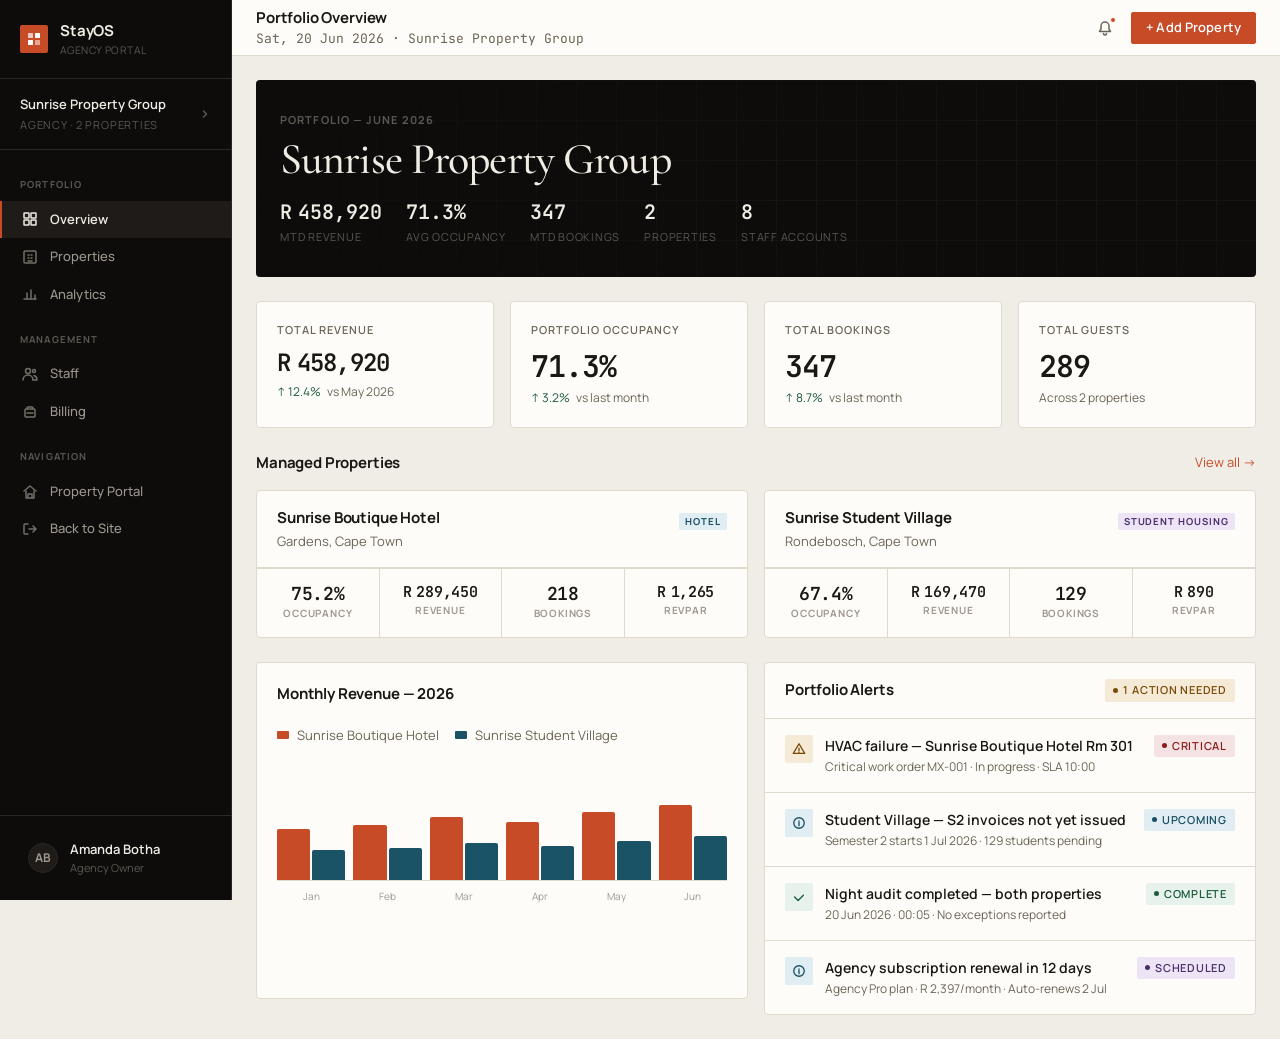
<file: agency.html>
<!DOCTYPE html>
<html lang="en">
<head>
<meta charset="UTF-8">
<meta name="viewport" content="width=device-width, initial-scale=1.0, viewport-fit=cover">
<meta name="theme-color" content="#0D0C0B">
<meta name="mobile-web-app-capable" content="yes">
<meta name="apple-mobile-web-app-capable" content="yes">
<meta name="apple-mobile-web-app-status-bar-style" content="black-translucent">
<title>Agency Dashboard — StayOS</title>
<link rel="stylesheet" href="./css/base.css">
<link rel="stylesheet" href="./css/dashboard.css">
<style>
/* Agency-specific */
.portfolio-hero {
  background: var(--dark-bg);
  color: var(--dark-text);
  padding: var(--sp-8) var(--sp-6);
  border-radius: var(--r-md);
  margin-bottom: var(--sp-6);
  position: relative;
  overflow: hidden;
}

.portfolio-hero::before {
  content: '';
  position: absolute;
  inset: 0;
  background-image:
    linear-gradient(var(--dark-border) 1px, transparent 1px),
    linear-gradient(90deg, var(--dark-border) 1px, transparent 1px);
  background-size: 40px 40px;
  opacity: 0.3;
  mask-image: radial-gradient(ellipse 100% 100% at 80% 50%, black 30%, transparent 100%);
}

.portfolio-hero-content { position: relative; z-index: 1; }

.portfolio-greeting {
  font-size: 0.6875rem;
  font-weight: 700;
  letter-spacing: 0.1em;
  text-transform: uppercase;
  color: var(--dark-text-3);
  margin-bottom: var(--sp-2);
}

.portfolio-name {
  font-family: var(--f-display);
  font-size: clamp(1.75rem, 3.5vw, 2.75rem);
  font-weight: 500;
  line-height: 1;
  letter-spacing: -0.02em;
  margin-bottom: var(--sp-4);
}

.portfolio-meta {
  display: flex;
  gap: var(--sp-6);
  flex-wrap: wrap;
}

.portfolio-meta-item {
  display: flex;
  flex-direction: column;
  gap: 2px;
}

.portfolio-meta-val {
  font-family: var(--f-mono);
  font-size: 1.25rem;
  font-weight: 600;
  color: var(--dark-text);
}

.portfolio-meta-label {
  font-size: 0.6875rem;
  color: var(--dark-text-3);
  text-transform: uppercase;
  letter-spacing: 0.07em;
}

/* Property comparison cards */
.property-row {
  display: grid;
  grid-template-columns: repeat(2, 1fr);
  gap: var(--sp-4);
  margin-bottom: var(--sp-6);
}

.prop-card {
  background: var(--light-surface);
  border: 1px solid var(--light-border);
  border-radius: var(--r-md);
  overflow: hidden;
  cursor: pointer;
  transition: var(--tr-base);
}

.prop-card:hover { box-shadow: var(--sh-md); transform: translateY(-1px); }

.prop-card-header {
  padding: var(--sp-4) var(--sp-5);
  border-bottom: 1px solid var(--light-border);
  display: flex;
  align-items: flex-start;
  justify-content: space-between;
  gap: var(--sp-3);
}

.prop-type-tag {
  font-size: 0.6rem;
  font-weight: 700;
  letter-spacing: 0.1em;
  text-transform: uppercase;
  padding: 2px 6px;
  border-radius: var(--r-sm);
}

.prop-type-hotel   { background: var(--s-occupied-bg);   color: var(--s-occupied); }
.prop-type-student { background: var(--s-inspection-bg); color: var(--s-inspection); }

.prop-card-name {
  font-size: 0.9375rem;
  font-weight: 700;
  color: var(--light-text);
  letter-spacing: -0.01em;
  margin-bottom: 2px;
}

.prop-card-addr {
  font-size: 0.8125rem;
  color: var(--light-text-2);
}

.prop-card-metrics {
  display: grid;
  grid-template-columns: repeat(4, 1fr);
  border-top: 1px solid var(--light-border);
}

.prop-metric {
  padding: var(--sp-4) var(--sp-4);
  border-right: 1px solid var(--light-border);
  text-align: center;
}
.prop-metric:last-child { border-right: none; }

.prop-metric-val {
  font-family: var(--f-mono);
  font-size: 1.125rem;
  font-weight: 600;
  color: var(--light-text);
  letter-spacing: -0.02em;
  line-height: 1;
  margin-bottom: 3px;
}

.prop-metric-label {
  font-size: 0.625rem;
  font-weight: 700;
  letter-spacing: 0.08em;
  text-transform: uppercase;
  color: var(--light-text-3);
}

/* Revenue chart bars */
.chart-container {
  background: var(--light-surface);
  border: 1px solid var(--light-border);
  border-radius: var(--r-md);
  padding: var(--sp-5);
  margin-bottom: var(--sp-4);
}

.chart-title {
  font-size: 0.9375rem;
  font-weight: 700;
  color: var(--light-text);
  letter-spacing: -0.01em;
  margin-bottom: var(--sp-5);
}

.bar-chart {
  display: flex;
  align-items: flex-end;
  gap: var(--sp-2);
  height: 120px;
  border-bottom: 1px solid var(--light-border);
  padding-bottom: 0;
}

.bar-group {
  flex: 1;
  display: flex;
  align-items: flex-end;
  gap: 2px;
  height: 100%;
}

.bar {
  flex: 1;
  border-radius: 2px 2px 0 0;
  cursor: pointer;
  transition: filter 0.15s ease;
  min-height: 4px;
}
.bar:hover { filter: brightness(1.15); }

.chart-labels {
  display: flex;
  gap: var(--sp-2);
  margin-top: var(--sp-2);
}

.chart-label {
  flex: 1;
  font-size: 0.625rem;
  color: var(--light-text-3);
  text-align: center;
}

.chart-legend {
  display: flex;
  gap: var(--sp-4);
  margin-bottom: var(--sp-4);
  flex-wrap: wrap;
}

.legend-item-lg {
  display: flex;
  align-items: center;
  gap: var(--sp-2);
  font-size: 0.8125rem;
  color: var(--light-text-2);
}

.legend-swatch {
  width: 12px; height: 8px;
  border-radius: 1px;
}

/* Alert items */
.alert-item {
  display: flex;
  align-items: flex-start;
  gap: var(--sp-3);
  padding: var(--sp-4) var(--sp-5);
  border-bottom: 1px solid var(--light-border);
}
.alert-item:last-child { border-bottom: none; }

.alert-icon {
  width: 28px; height: 28px;
  border-radius: var(--r-sm);
  display: flex; align-items: center; justify-content: center;
  flex-shrink: 0;
}
.alert-icon-warning { background: var(--s-dirty-bg); color: var(--s-dirty); }
.alert-icon-info    { background: var(--s-occupied-bg); color: var(--s-occupied); }
.alert-icon-ok      { background: var(--s-available-bg); color: var(--s-available); }

/* Staff table avatar */
.staff-avatar {
  width: 28px; height: 28px;
  border-radius: 50%;
  background: var(--light-bg);
  border: 1px solid var(--light-border);
  display: flex; align-items: center; justify-content: center;
  font-size: 0.6875rem; font-weight: 700;
  color: var(--light-text-2);
  flex-shrink: 0;
}

.two-col { display: grid; grid-template-columns: 1fr 1fr; gap: var(--sp-4); }
.three-col { display: grid; grid-template-columns: repeat(3, 1fr); gap: var(--sp-4); }

.stat-change-up   { color: var(--s-available); font-size: 0.75rem; }
.stat-change-down { color: var(--s-maintenance); font-size: 0.75rem; }

@media (max-width: 900px) {
  .property-row { grid-template-columns: 1fr; }
  .prop-card-metrics { grid-template-columns: repeat(2, 1fr); }
  .prop-metric:nth-child(2) { border-right: none; }
  .prop-metric:nth-child(3) { border-right: 1px solid var(--light-border); border-top: 1px solid var(--light-border); }
  .prop-metric:nth-child(4) { border-top: 1px solid var(--light-border); }
  .two-col, .three-col { grid-template-columns: 1fr; }
}

@media (max-width: 640px) {
  .portfolio-meta { gap: var(--sp-4); }
}
</style>
</head>
<body>

<div class="app-shell">

  <!-- ── Sidebar ── -->
  <aside class="sidebar">
    <div class="sidebar-logo">
      <div class="sidebar-logo-mark">
        <svg viewBox="0 0 16 16" fill="none">
          <rect x="2" y="2" width="5" height="5" rx="0.5" fill="#fff" opacity="0.7"/>
          <rect x="9" y="2" width="5" height="5" rx="0.5" fill="#fff"/>
          <rect x="2" y="9" width="5" height="5" rx="0.5" fill="#fff"/>
          <rect x="9" y="9" width="5" height="5" rx="0.5" fill="#fff" opacity="0.5"/>
        </svg>
      </div>
      <div>
        <div class="sidebar-logo-text">StayOS</div>
        <div class="sidebar-logo-sub">Agency Portal</div>
      </div>
    </div>

    <div class="sidebar-property" style="display:flex;justify-content:space-between;align-items:center;">
      <div>
        <div class="sidebar-property-name">Sunrise Property Group</div>
        <div class="sidebar-property-type">Agency · 2 properties</div>
      </div>
      <div class="sidebar-property-arrow"><svg width="12" height="12" viewBox="0 0 16 16" fill="none" stroke="currentColor" stroke-width="2" stroke-linecap="round" stroke-linejoin="round"><path d="M6 4l4 4-4 4"/></svg></div>
    </div>

    <nav class="sidebar-nav">
      <div class="sidebar-section-label">Portfolio</div>
      <a class="sidebar-link active" data-tab="portfolio" onclick="switchTab('portfolio')">
        <span class="sidebar-link-icon"><svg viewBox="0 0 16 16" fill="none" stroke="currentColor" stroke-width="1.5" stroke-linecap="round" stroke-linejoin="round"><rect x="2" y="2" width="5" height="5" rx="0.5"/><rect x="9" y="2" width="5" height="5" rx="0.5"/><rect x="2" y="9" width="5" height="5" rx="0.5"/><rect x="9" y="9" width="5" height="5" rx="0.5"/></svg></span>
        <span>Overview</span>
      </a>
      <a class="sidebar-link" data-tab="properties" onclick="switchTab('properties')">
        <span class="sidebar-link-icon"><svg viewBox="0 0 16 16" fill="none" stroke="currentColor" stroke-width="1.5" stroke-linecap="round" stroke-linejoin="round"><rect x="2" y="2" width="12" height="12" rx="1"/><path d="M6 6h1M9 6h1M6 9h1M9 9h1M6 12h4"/></svg></span>
        <span>Properties</span>
      </a>
      <a class="sidebar-link" data-tab="analytics" onclick="switchTab('analytics')">
        <span class="sidebar-link-icon"><svg viewBox="0 0 16 16" fill="none" stroke="currentColor" stroke-width="1.5" stroke-linecap="round" stroke-linejoin="round"><path d="M2 13h12"/><path d="M5 13V7"/><path d="M9 13V4"/><path d="M13 13V9"/></svg></span>
        <span>Analytics</span>
      </a>
      <div class="sidebar-section-label" style="margin-top:var(--sp-2);">Management</div>
      <a class="sidebar-link" data-tab="staff" onclick="switchTab('staff')">
        <span class="sidebar-link-icon"><svg viewBox="0 0 16 16" fill="none" stroke="currentColor" stroke-width="1.5" stroke-linecap="round" stroke-linejoin="round"><circle cx="6" cy="5" r="2.5"/><path d="M1 14c0-2.8 2.2-5 5-5s5 2.2 5 5"/><circle cx="12" cy="5" r="1.5"/><path d="M11 14h4c0-2.2-1.3-4-3-4.5"/></svg></span>
        <span>Staff</span>
      </a>
      <a class="sidebar-link" data-tab="billing" onclick="switchTab('billing')">
        <span class="sidebar-link-icon"><svg viewBox="0 0 16 16" fill="none" stroke="currentColor" stroke-width="1.5" stroke-linecap="round" stroke-linejoin="round"><rect x="3" y="5" width="10" height="8" rx="1"/><path d="M5 5V4a1 1 0 0 1 1-1h4a1 1 0 0 1 1 1v1"/><path d="M5 9h6"/></svg></span>
        <span>Billing</span>
      </a>
      <div class="sidebar-section-label" style="margin-top:var(--sp-2);">Navigation</div>
      <a class="sidebar-link" href="./property.html">
        <span class="sidebar-link-icon"><svg viewBox="0 0 16 16" fill="none" stroke="currentColor" stroke-width="1.5" stroke-linecap="round" stroke-linejoin="round"><path d="M2 7L8 2l6 5"/><path d="M4 7v7h8V7"/><path d="M6 14v-4h4v4"/></svg></span>
        <span>Property Portal</span>
      </a>
      <a class="sidebar-link" href="./index.html">
        <span class="sidebar-link-icon"><svg viewBox="0 0 16 16" fill="none" stroke="currentColor" stroke-width="1.5" stroke-linecap="round" stroke-linejoin="round"><path d="M6 3H3a1 1 0 0 0-1 1v8a1 1 0 0 0 1 1h3M11 5l3 3-3 3M7 8h7"/></svg></span>
        <span>Back to Site</span>
      </a>
    </nav>

    <div class="sidebar-footer">
      <div class="sidebar-user">
        <div class="sidebar-avatar">AB</div>
        <div>
          <div class="sidebar-user-name">Amanda Botha</div>
          <div class="sidebar-user-role">Agency Owner</div>
        </div>
      </div>
    </div>
  </aside>

  <!-- ── Main Content ── -->
  <main class="main-content">
    <div class="topbar">
      <div>
        <div class="topbar-title" id="topbarTitle">Portfolio Overview</div>
        <div class="topbar-date">Sat, 20 Jun 2026 · Sunrise Property Group</div>
      </div>
      <div class="topbar-actions">
        <div class="topbar-icon-btn" onclick="agencyToast('Notifications opened','info')">
          <svg width="16" height="16" viewBox="0 0 16 16" fill="none" stroke="currentColor" stroke-width="1.5" stroke-linecap="round" stroke-linejoin="round"><path d="M8 2a4 4 0 0 1 4 4v3l1.5 2.5h-11L4 9V6a4 4 0 0 1 4-4z"/><path d="M6.5 13.5a1.5 1.5 0 0 0 3 0"/></svg>
          <span class="topbar-notif-dot"></span>
        </div>
        <button class="btn btn-accent btn-sm" onclick="agencyToast('Add property workflow launched','info')">+ Add Property</button>
      </div>
    </div>

    <div class="page-content" id="pageContent"></div>
  </main>
</div>

<!-- Toast -->
<div id="agToast" style="position:fixed;bottom:calc(var(--sp-6) + env(safe-area-inset-bottom));right:var(--sp-6);z-index:900;transform:translateY(80px);opacity:0;transition:all 0.3s ease;pointer-events:none;">
  <div style="background:var(--light-text);color:var(--light-bg);padding:12px 20px;border-radius:var(--r-md);font-size:0.875rem;font-weight:500;box-shadow:var(--sh-lg);display:flex;align-items:center;gap:var(--sp-3);max-width:320px;" id="agToastInner"></div>
</div>

<script src="./js/data.js"></script>
<script src="./js/agency.js"></script>
</body>
</html>
</file>
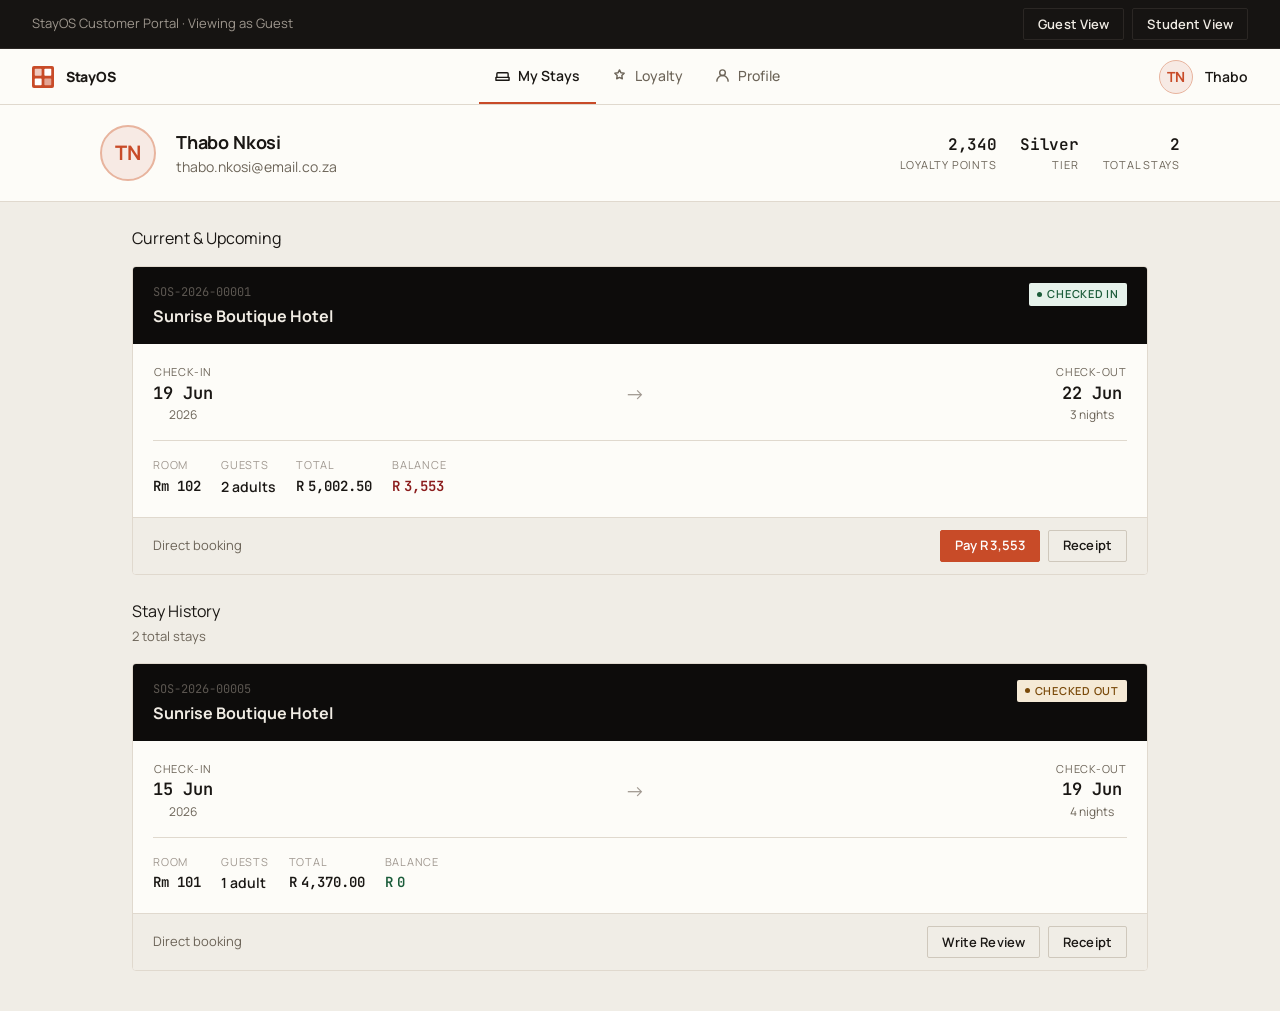
<file: customer.html>
<!DOCTYPE html>
<html lang="en">
<head>
<meta charset="UTF-8">
<meta name="viewport" content="width=device-width, initial-scale=1.0, viewport-fit=cover">
<meta name="theme-color" content="#F0EDE6">
<meta name="mobile-web-app-capable" content="yes">
<meta name="apple-mobile-web-app-capable" content="yes">
<meta name="apple-mobile-web-app-status-bar-style" content="default">
<title>My Account — StayOS</title>
<link rel="stylesheet" href="./css/base.css">
<style>
/* ── Customer Portal Layout ── */
body { background: var(--light-bg); }

.customer-shell {
  min-height: 100dvh;
  display: flex;
  flex-direction: column;
}

/* ── Customer Nav ── */
.customer-nav {
  background: var(--light-surface);
  border-bottom: 1px solid var(--light-border);
  height: 56px;
  display: flex;
  align-items: center;
  justify-content: space-between;
  padding-inline: clamp(var(--sp-4), 4vw, var(--sp-8));
  position: sticky;
  top: 0;
  z-index: 100;
}

.customer-nav-logo {
  display: flex;
  align-items: center;
  gap: var(--sp-3);
  text-decoration: none;
}

.customer-nav-logo-mark {
  width: 22px; height: 22px;
  background: var(--accent);
  border-radius: var(--r-sm);
  display: flex; align-items: center; justify-content: center;
}

.customer-nav-logo-text {
  font-weight: 800;
  font-size: 0.875rem;
  letter-spacing: -0.02em;
  color: var(--light-text);
}

.customer-nav-tabs {
  display: flex;
  gap: 0;
  height: 100%;
}

.customer-nav-tab {
  display: flex;
  align-items: center;
  padding-inline: var(--sp-4);
  font-size: 0.875rem;
  font-weight: 500;
  color: var(--light-text-2);
  border-bottom: 2px solid transparent;
  cursor: pointer;
  transition: var(--tr-fast);
  height: 100%;
  gap: var(--sp-2);
  white-space: nowrap;
}
.customer-nav-tab:hover { color: var(--light-text); }
.customer-nav-tab.active {
  color: var(--light-text);
  border-bottom-color: var(--accent);
  font-weight: 600;
}

.customer-nav-user {
  display: flex;
  align-items: center;
  gap: var(--sp-3);
  cursor: pointer;
}

.customer-avatar-lg {
  width: 34px; height: 34px;
  border-radius: 50%;
  background: var(--accent-subtle);
  border: 1.5px solid var(--accent-mid);
  display: flex; align-items: center; justify-content: center;
  font-size: 0.875rem;
  font-weight: 700;
  color: var(--accent);
}

.customer-name-display {
  font-size: 0.875rem;
  font-weight: 600;
  color: var(--light-text);
}

/* ── Hero Profile Strip ── */
.profile-strip {
  background: var(--light-surface);
  border-bottom: 1px solid var(--light-border);
  padding: var(--sp-5) clamp(var(--sp-4), 4vw, var(--sp-8));
}

.profile-strip-inner {
  max-width: 1080px;
  margin: 0 auto;
  display: flex;
  align-items: center;
  gap: var(--sp-5);
  flex-wrap: wrap;
}

.profile-avatar-xl {
  width: 56px; height: 56px;
  border-radius: 50%;
  background: var(--accent-subtle);
  border: 2px solid var(--accent-mid);
  display: flex; align-items: center; justify-content: center;
  font-size: 1.25rem;
  font-weight: 700;
  color: var(--accent);
  flex-shrink: 0;
}

.profile-info { flex: 1; min-width: 0; }
.profile-display-name {
  font-size: 1.125rem;
  font-weight: 700;
  color: var(--light-text);
  letter-spacing: -0.01em;
}
.profile-email { font-size: 0.875rem; color: var(--light-text-2); }

.profile-strip-meta {
  display: flex;
  gap: var(--sp-6);
  flex-wrap: wrap;
}

.profile-meta-item { text-align: right; }
.profile-meta-val {
  font-family: var(--f-mono);
  font-size: 1rem;
  font-weight: 600;
  color: var(--light-text);
  letter-spacing: -0.02em;
}
.profile-meta-label {
  font-size: 0.6875rem;
  color: var(--light-text-2);
  text-transform: uppercase;
  letter-spacing: 0.07em;
}

/* ── Main Content ── */
.customer-main {
  flex: 1;
  max-width: 1080px;
  margin: 0 auto;
  width: 100%;
  padding: var(--sp-6) clamp(var(--sp-4), 4vw, var(--sp-8));
  padding-bottom: calc(var(--sp-10) + env(safe-area-inset-bottom));
}

/* ── Loyalty Tier Card ── */
.loyalty-hero {
  background: var(--dark-bg);
  color: var(--dark-text);
  border-radius: var(--r-md);
  padding: var(--sp-6);
  margin-bottom: var(--sp-6);
  display: grid;
  grid-template-columns: 1fr auto;
  gap: var(--sp-6);
  align-items: center;
  position: relative;
  overflow: hidden;
}

.loyalty-hero::before {
  content: '';
  position: absolute;
  right: -40px; top: -40px;
  width: 200px; height: 200px;
  border-radius: 50%;
  background: rgba(200, 75, 40, 0.06);
}

.loyalty-tier-label {
  font-size: 0.6875rem;
  font-weight: 700;
  letter-spacing: 0.12em;
  text-transform: uppercase;
  color: var(--dark-text-3);
  margin-bottom: var(--sp-2);
}

.loyalty-tier-name {
  font-family: var(--f-display);
  font-size: 2.25rem;
  font-weight: 500;
  letter-spacing: -0.02em;
  color: var(--dark-text);
  margin-bottom: var(--sp-4);
}

.loyalty-tier-name span { color: var(--accent); }

.loyalty-progress-label {
  font-size: 0.8125rem;
  color: var(--dark-text-2);
  margin-bottom: var(--sp-2);
}

.loyalty-progress-bar {
  height: 4px;
  background: var(--dark-border);
  border-radius: 2px;
  margin-bottom: var(--sp-2);
  overflow: hidden;
}
.loyalty-progress-fill {
  height: 100%;
  border-radius: 2px;
  background: var(--accent);
}

.loyalty-progress-note { font-size: 0.75rem; color: var(--dark-text-3); }

.loyalty-balance-display { text-align: right; position: relative; z-index: 1; }
.loyalty-points-number {
  font-family: var(--f-mono);
  font-size: 2.5rem;
  font-weight: 600;
  color: var(--dark-text);
  letter-spacing: -0.04em;
  line-height: 1;
  margin-bottom: 4px;
}
.loyalty-points-label { font-size: 0.75rem; color: var(--dark-text-2); text-align: right; }
.loyalty-tier-pill {
  display: inline-flex;
  align-items: center;
  gap: 5px;
  padding: 4px 10px;
  background: var(--accent);
  color: #fff;
  border-radius: var(--r-sm);
  font-size: 0.6875rem;
  font-weight: 700;
  letter-spacing: 0.07em;
  text-transform: uppercase;
  margin-bottom: var(--sp-3);
}

/* ── Booking Card ── */
.booking-card {
  background: var(--light-surface);
  border: 1px solid var(--light-border);
  border-radius: var(--r-md);
  overflow: hidden;
  transition: var(--tr-base);
  cursor: pointer;
}
.booking-card:hover { box-shadow: var(--sh-md); }

.booking-card-header {
  background: var(--dark-bg);
  color: var(--dark-text);
  padding: var(--sp-4) var(--sp-5);
  display: flex;
  align-items: flex-start;
  justify-content: space-between;
  gap: var(--sp-3);
}

.booking-card-ref {
  font-family: var(--f-mono);
  font-size: 0.75rem;
  color: var(--dark-text-3);
  margin-bottom: 3px;
}
.booking-card-name {
  font-size: 1rem;
  font-weight: 700;
  color: var(--dark-text);
}

.booking-card-body {
  padding: var(--sp-5);
}

.booking-card-dates {
  display: flex;
  align-items: center;
  gap: var(--sp-4);
  margin-bottom: var(--sp-4);
}

.booking-date-col { text-align: center; }
.booking-date-label { font-size: 0.6875rem; color: var(--light-text-2); text-transform: uppercase; letter-spacing: 0.07em; }
.booking-date-val   { font-family: var(--f-mono); font-size: 1.0625rem; font-weight: 600; color: var(--light-text); }
.booking-date-sub   { font-size: 0.75rem; color: var(--light-text-2); }

.booking-date-arrow {
  color: var(--light-text-3);
  flex: 1;
  text-align: center;
  font-size: 1.25rem;
}

.booking-card-meta {
  display: flex;
  gap: var(--sp-5);
  padding-top: var(--sp-4);
  border-top: 1px solid var(--light-border);
  flex-wrap: wrap;
}

.booking-meta-item { }
.booking-meta-label { font-size: 0.6875rem; color: var(--light-text-3); text-transform: uppercase; letter-spacing: 0.07em; margin-bottom: 2px; }
.booking-meta-val   { font-size: 0.875rem; font-weight: 600; color: var(--light-text); }
.booking-meta-mono  { font-family: var(--f-mono); }

.booking-card-footer {
  padding: var(--sp-3) var(--sp-5);
  border-top: 1px solid var(--light-border);
  background: var(--light-bg);
  display: flex;
  align-items: center;
  justify-content: space-between;
}

/* ── Invoice Item ── */
.invoice-row {
  display: flex;
  align-items: center;
  gap: var(--sp-4);
  padding: var(--sp-4) var(--sp-5);
  border-bottom: 1px solid var(--light-border);
  cursor: pointer;
  transition: background var(--tr-fast);
}
.invoice-row:hover { background: var(--light-bg); }
.invoice-row:last-child { border-bottom: none; }

.invoice-icon {
  width: 36px; height: 36px;
  border-radius: var(--r-sm);
  background: var(--light-bg);
  border: 1px solid var(--light-border);
  display: flex; align-items: center; justify-content: center;
  color: var(--light-text-2);
  flex-shrink: 0;
}
.invoice-icon svg { width: 16px; height: 16px; }

/* ── Points Transaction ── */
.points-tx {
  display: flex;
  align-items: center;
  gap: var(--sp-4);
  padding: var(--sp-3) var(--sp-5);
  border-bottom: 1px solid var(--light-border);
}
.points-tx:last-child { border-bottom: none; }

.points-tx-dot {
  width: 8px; height: 8px;
  border-radius: 50%;
  flex-shrink: 0;
}
.points-earn { background: var(--s-available); }
.points-burn { background: var(--s-maintenance); }

.points-tx-amount {
  font-family: var(--f-mono);
  font-size: 0.9375rem;
  font-weight: 600;
  margin-left: auto;
  min-width: 64px;
  text-align: right;
}

.points-earn-txt { color: var(--s-available); }
.points-burn-txt { color: var(--s-maintenance); }

/* ── Profile form ── */
.form-section { margin-bottom: var(--sp-6); }
.form-section-title {
  font-size: 0.9375rem;
  font-weight: 700;
  color: var(--light-text);
  letter-spacing: -0.01em;
  margin-bottom: var(--sp-4);
  padding-bottom: var(--sp-3);
  border-bottom: 1px solid var(--light-border);
}

.form-grid { display: grid; grid-template-columns: 1fr 1fr; gap: var(--sp-4); }
.form-full { grid-column: 1 / -1; }

.form-label {
  display: block;
  font-size: 0.8125rem;
  font-weight: 600;
  color: var(--light-text);
  margin-bottom: var(--sp-2);
}

.form-input {
  width: 100%;
  padding: 10px var(--sp-3);
  background: var(--light-surface);
  border: 1.5px solid var(--light-border);
  border-radius: var(--r-sm);
  font-size: 0.9375rem;
  color: var(--light-text);
  transition: border-color var(--tr-fast);
  font-family: var(--f-body);
  min-height: 44px;
}
.form-input:focus {
  outline: none;
  border-color: var(--light-text);
}

.toggle-row {
  display: flex;
  align-items: center;
  justify-content: space-between;
  padding: var(--sp-3) 0;
  border-bottom: 1px solid var(--light-border);
}
.toggle-row:last-child { border-bottom: none; }

.toggle-info-title { font-size: 0.9375rem; font-weight: 500; color: var(--light-text); }
.toggle-info-desc  { font-size: 0.8125rem; color: var(--light-text-2); }

.toggle {
  width: 40px; height: 22px;
  background: var(--light-border);
  border-radius: 11px;
  cursor: pointer;
  position: relative;
  flex-shrink: 0;
  transition: background var(--tr-base);
}
.toggle.on { background: var(--s-available); }
.toggle::after {
  content: '';
  position: absolute;
  top: 2px; left: 2px;
  width: 18px; height: 18px;
  border-radius: 50%;
  background: #fff;
  transition: transform var(--tr-base);
  box-shadow: 0 1px 3px rgba(0,0,0,0.15);
}
.toggle.on::after { transform: translateX(18px); }

/* ── Student banner ── */
.student-banner {
  background: var(--s-inspection-bg);
  border: 1px solid var(--s-inspection);
  border-radius: var(--r-md);
  padding: var(--sp-4) var(--sp-5);
  display: flex;
  align-items: flex-start;
  gap: var(--sp-3);
  margin-bottom: var(--sp-4);
}
.student-banner-icon { color: var(--s-inspection); flex-shrink: 0; margin-top: 1px; }
.student-banner-title { font-weight: 700; font-size: 0.9375rem; color: var(--light-text); margin-bottom: 2px; }
.student-banner-text  { font-size: 0.875rem; color: var(--light-text-2); }

/* Switch user banner */
.demo-banner {
  background: var(--dark-surface);
  border-bottom: 1px solid var(--dark-border);
  padding: var(--sp-2) clamp(var(--sp-4), 4vw, var(--sp-8));
  display: flex;
  align-items: center;
  justify-content: space-between;
  flex-wrap: wrap;
  gap: var(--sp-3);
}
.demo-banner-text { font-size: 0.8125rem; color: var(--dark-text-2); }
.demo-switch-btns { display: flex; gap: var(--sp-2); }

.two-col { display: grid; grid-template-columns: 1fr 1fr; gap: var(--sp-4); }

@media (max-width: 768px) {
  .customer-nav-tabs .customer-nav-tab span { display: none; }
  .loyalty-hero { grid-template-columns: 1fr; }
  .loyalty-balance-display { text-align: left; }
  .two-col { grid-template-columns: 1fr; }
  .form-grid { grid-template-columns: 1fr; }
  .profile-strip-meta { gap: var(--sp-4); }
  .profile-meta-item { text-align: left; }
}

@media (max-width: 480px) {
  .customer-nav-tabs { gap: 0; overflow-x: auto; scrollbar-width: none; }
  .customer-nav-tabs::-webkit-scrollbar { display: none; }
  .customer-nav-tab { padding-inline: var(--sp-3); font-size: 0.8125rem; }
}
</style>
</head>
<body>

<div class="customer-shell">

  <!-- Demo switcher banner -->
  <div class="demo-banner">
    <span class="demo-banner-text">StayOS Customer Portal · Viewing as Guest</span>
    <div class="demo-switch-btns">
      <button class="btn btn-sm btn-dark-outline" onclick="switchCustomerType('guest')">Guest View</button>
      <button class="btn btn-sm btn-dark-outline" onclick="switchCustomerType('student')">Student View</button>
    </div>
  </div>

  <!-- Customer Nav -->
  <nav class="customer-nav">
    <a href="./index.html" class="customer-nav-logo">
      <div class="customer-nav-logo-mark">
        <svg viewBox="0 0 16 16" fill="none">
          <rect x="2" y="2" width="5" height="5" rx="0.5" fill="#fff" opacity="0.7"/>
          <rect x="9" y="2" width="5" height="5" rx="0.5" fill="#fff"/>
          <rect x="2" y="9" width="5" height="5" rx="0.5" fill="#fff"/>
          <rect x="9" y="9" width="5" height="5" rx="0.5" fill="#fff" opacity="0.5"/>
        </svg>
      </div>
      <span class="customer-nav-logo-text">StayOS</span>
    </a>

    <div class="customer-nav-tabs" id="navTabs">
      <div class="customer-nav-tab active" data-tab="stays" onclick="switchTab('stays')">
        <svg width="15" height="15" viewBox="0 0 16 16" fill="none" stroke="currentColor" stroke-width="1.5" stroke-linecap="round" stroke-linejoin="round"><path d="M2 10V6a1 1 0 0 1 1-1h10a1 1 0 0 1 1 1v4"/><path d="M1 10h14v3H1z"/></svg>
        <span>My Stays</span>
      </div>
      <div class="customer-nav-tab" data-tab="loyalty" onclick="switchTab('loyalty')">
        <svg width="15" height="15" viewBox="0 0 16 16" fill="none" stroke="currentColor" stroke-width="1.5" stroke-linecap="round" stroke-linejoin="round"><path d="M8 2l1.5 3 3.5.5-2.5 2.5.5 3.5L8 10l-3 1.5.5-3.5L3 5.5 6.5 5z"/></svg>
        <span>Loyalty</span>
      </div>
      <div class="customer-nav-tab" id="tabStudent" data-tab="student" onclick="switchTab('student')" style="display:none;">
        <svg width="15" height="15" viewBox="0 0 16 16" fill="none" stroke="currentColor" stroke-width="1.5" stroke-linecap="round" stroke-linejoin="round"><path d="M2 10L8 7l6 3-6 3-6-3z"/><path d="M5 11.5v3"/><path d="M14 10v4"/></svg>
        <span>Student</span>
      </div>
      <div class="customer-nav-tab" data-tab="profile" onclick="switchTab('profile')">
        <svg width="15" height="15" viewBox="0 0 16 16" fill="none" stroke="currentColor" stroke-width="1.5" stroke-linecap="round" stroke-linejoin="round"><circle cx="8" cy="5" r="3"/><path d="M2 14c0-3.3 2.7-6 6-6s6 2.7 6 6"/></svg>
        <span>Profile</span>
      </div>
    </div>

    <div class="customer-nav-user">
      <div class="customer-avatar-lg" id="navAvatar">TN</div>
      <div class="customer-name-display" id="navName">Thabo Nkosi</div>
    </div>
  </nav>

  <!-- Profile Strip -->
  <div class="profile-strip" id="profileStrip">
    <div class="profile-strip-inner">
      <div class="profile-avatar-xl" id="profileAvatarXL">TN</div>
      <div class="profile-info">
        <div class="profile-display-name" id="profileDisplayName">Thabo Nkosi</div>
        <div class="profile-email" id="profileEmail">thabo.nkosi@email.co.za</div>
      </div>
      <div class="profile-strip-meta" id="profileMeta">
        <!-- Rendered by JS -->
      </div>
    </div>
  </div>

  <!-- Main -->
  <div class="customer-main" id="customerMain">
    <!-- Rendered by JS -->
  </div>
</div>

<!-- Toast -->
<div id="custToast" style="position:fixed;bottom:calc(var(--sp-6) + env(safe-area-inset-bottom));right:var(--sp-6);z-index:900;transform:translateY(80px);opacity:0;transition:all 0.3s ease;pointer-events:none;">
  <div style="background:var(--light-text);color:var(--light-bg);padding:12px 20px;border-radius:var(--r-md);font-size:0.875rem;font-weight:500;box-shadow:var(--sh-lg);display:flex;align-items:center;gap:var(--sp-3);max-width:320px;" id="custToastInner"></div>
</div>

<script src="./js/data.js"></script>
<script src="./js/customer.js"></script>
</body>
</html>
</file>
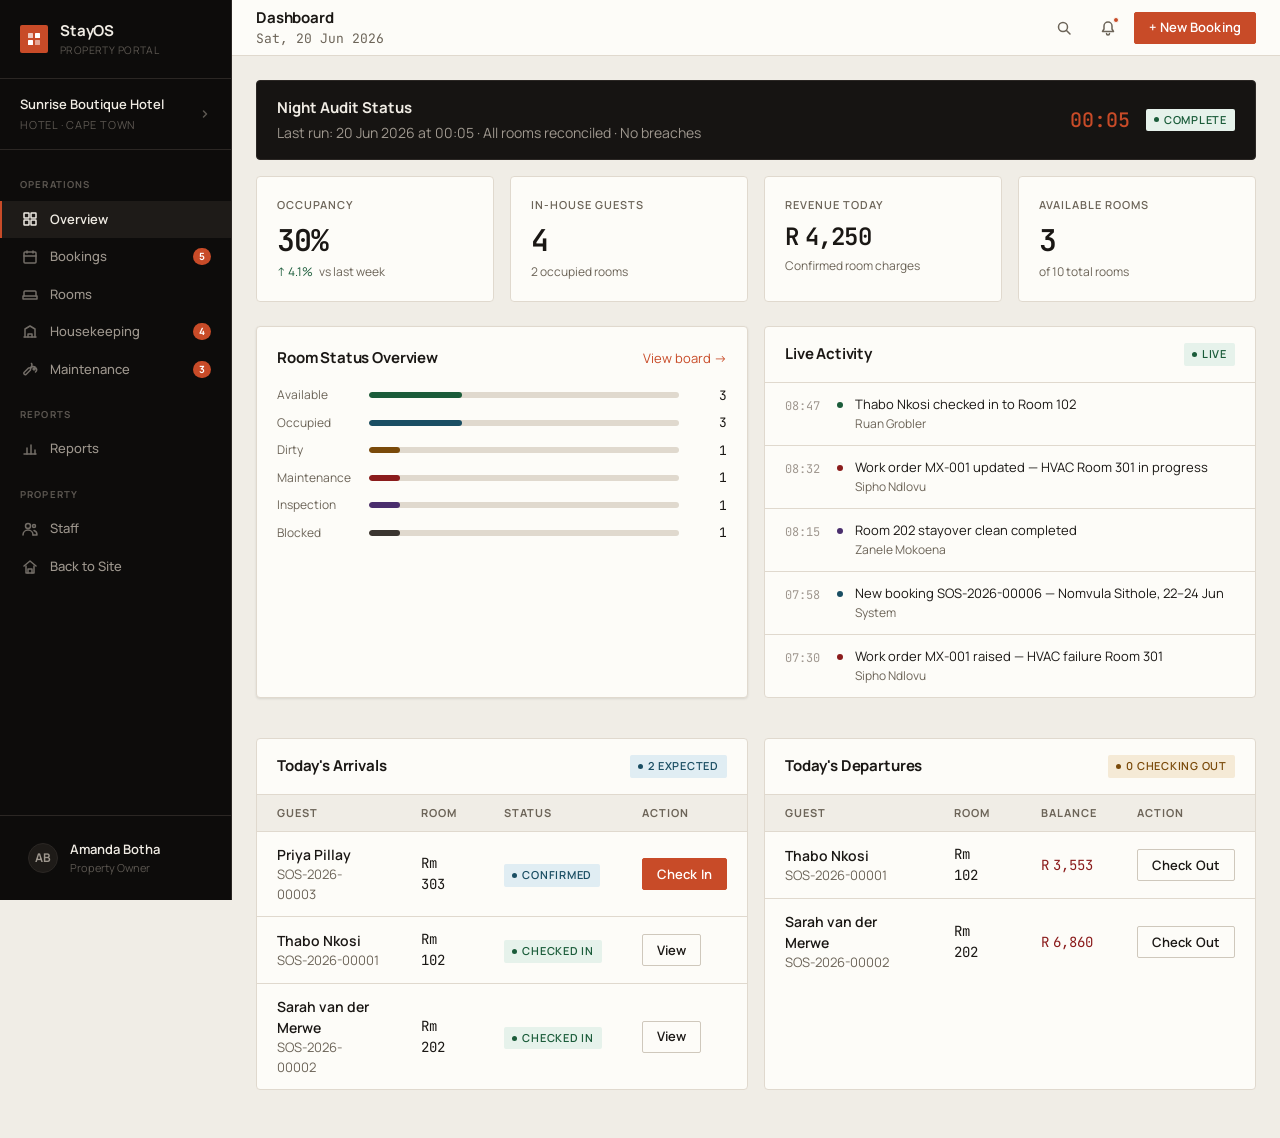
<file: property.html>
<!DOCTYPE html>
<html lang="en">
<head>
<meta charset="UTF-8">
<meta name="viewport" content="width=device-width, initial-scale=1.0, viewport-fit=cover">
<meta name="theme-color" content="#0D0C0B">
<meta name="mobile-web-app-capable" content="yes">
<meta name="apple-mobile-web-app-capable" content="yes">
<meta name="apple-mobile-web-app-status-bar-style" content="black-translucent">
<title>Property Dashboard — StayOS</title>
<link rel="stylesheet" href="./css/base.css">
<link rel="stylesheet" href="./css/dashboard.css">
<style>
.two-col { display: grid; grid-template-columns: 1fr 1fr; gap: var(--sp-4); }
.three-col { display: grid; grid-template-columns: 1fr 1fr 1fr; gap: var(--sp-4); }

/* Room board controls */
.board-controls {
  display: flex;
  align-items: center;
  gap: var(--sp-2);
  flex-wrap: wrap;
}

.filter-chip {
  padding: 4px 10px;
  font-size: 0.75rem;
  font-weight: 600;
  border-radius: 20px;
  border: 1.5px solid var(--light-border);
  color: var(--light-text-2);
  background: var(--light-surface);
  cursor: pointer;
  transition: var(--tr-fast);
  white-space: nowrap;
}
.filter-chip:hover, .filter-chip.active {
  border-color: var(--light-text);
  color: var(--light-text);
  background: var(--light-text);
  color: var(--light-bg);
}
.filter-chip.active-available  { border-color: var(--s-available);   background: var(--s-available-bg);   color: var(--s-available); }
.filter-chip.active-occupied   { border-color: var(--s-occupied);    background: var(--s-occupied-bg);    color: var(--s-occupied); }
.filter-chip.active-dirty      { border-color: var(--s-dirty);       background: var(--s-dirty-bg);       color: var(--s-dirty); }
.filter-chip.active-maintenance{ border-color: var(--s-maintenance); background: var(--s-maintenance-bg); color: var(--s-maintenance); }

/* Legend */
.status-legend {
  display: flex;
  align-items: center;
  gap: var(--sp-4);
  flex-wrap: wrap;
}
.legend-item { display: flex; align-items: center; gap: 6px; font-size: 0.75rem; color: var(--light-text-2); }
.legend-dot {
  width: 8px; height: 8px;
  border-radius: 50%;
}

/* Occupancy bar */
.occ-bar-wrap { margin-top: var(--sp-3); }
.occ-bar-row {
  display: flex;
  align-items: center;
  gap: var(--sp-3);
  margin-bottom: var(--sp-2);
}
.occ-bar-label { font-size: 0.75rem; color: var(--light-text-2); min-width: 80px; }
.occ-bar-track {
  flex: 1;
  height: 6px;
  background: var(--light-border);
  border-radius: 3px;
  overflow: hidden;
}
.occ-bar-fill {
  height: 100%;
  border-radius: 3px;
  transition: width 1s ease;
}
.occ-bar-val { font-family: var(--f-mono); font-size: 0.8125rem; min-width: 36px; text-align: right; }

/* Modal */
.modal-overlay {
  position: fixed; inset: 0;
  background: rgba(13, 12, 11, 0.6);
  backdrop-filter: blur(4px);
  z-index: 500;
  display: flex; align-items: center; justify-content: center;
  padding: var(--sp-4);
  opacity: 0; pointer-events: none;
  transition: opacity var(--tr-base);
}
.modal-overlay.open { opacity: 1; pointer-events: all; }

.modal {
  background: var(--light-surface);
  border: 1px solid var(--light-border);
  border-radius: var(--r-lg);
  width: 100%; max-width: 540px;
  max-height: 90dvh;
  overflow-y: auto;
  box-shadow: var(--sh-lg);
  transform: translateY(12px);
  transition: transform var(--tr-base);
}
.modal-overlay.open .modal { transform: none; }

.modal-header {
  display: flex; align-items: flex-start; justify-content: space-between;
  padding: var(--sp-5) var(--sp-6);
  border-bottom: 1px solid var(--light-border);
  position: sticky; top: 0;
  background: var(--light-surface);
  z-index: 1;
}
.modal-close {
  width: 28px; height: 28px;
  display: flex; align-items: center; justify-content: center;
  border-radius: var(--r-sm);
  color: var(--light-text-2);
  transition: var(--tr-fast);
  cursor: pointer;
  font-size: 1.25rem;
  line-height: 1;
}
.modal-close:hover { background: var(--light-bg); color: var(--light-text); }
.modal-body { padding: var(--sp-5) var(--sp-6); }

.detail-row {
  display: flex;
  align-items: flex-start;
  justify-content: space-between;
  padding-block: var(--sp-3);
  border-bottom: 1px solid var(--light-border);
  gap: var(--sp-4);
}
.detail-row:last-child { border-bottom: none; }
.detail-label { font-size: 0.8125rem; color: var(--light-text-2); }
.detail-value { font-size: 0.875rem; font-weight: 500; color: var(--light-text); text-align: right; }
.detail-value-mono { font-family: var(--f-mono); }

.action-row {
  display: flex; gap: var(--sp-3); padding-top: var(--sp-4);
  flex-wrap: wrap;
}

/* Folio items */
.folio-item {
  display: flex; justify-content: space-between; align-items: center;
  padding: var(--sp-3) var(--sp-4);
  background: var(--light-bg);
  border-radius: var(--r-sm);
  margin-bottom: var(--sp-2);
}
.folio-item-desc { font-size: 0.8125rem; color: var(--light-text); }
.folio-item-amt  { font-family: var(--f-mono); font-size: 0.875rem; font-weight: 500; }

/* Night audit banner */
.audit-banner {
  background: var(--dark-surface);
  color: var(--dark-text);
  border: 1px solid var(--dark-border);
  border-radius: var(--r-md);
  padding: var(--sp-4) var(--sp-5);
  display: flex;
  align-items: center;
  justify-content: space-between;
  gap: var(--sp-4);
  margin-bottom: var(--sp-4);
}
.audit-banner-text { font-size: 0.875rem; color: var(--dark-text-2); }
.audit-banner-title { font-size: 0.9375rem; font-weight: 700; color: var(--dark-text); margin-bottom: 2px; }
.audit-time { font-family: var(--f-mono); font-size: 1.25rem; font-weight: 500; color: var(--accent); }

@media (max-width: 768px) {
  .two-col, .three-col { grid-template-columns: 1fr; }
}
@media (max-width: 960px) {
  .three-col { grid-template-columns: 1fr 1fr; }
}
</style>
</head>
<body>

<div class="app-shell">

  <!-- ── Sidebar ── -->
  <aside class="sidebar" id="sidebar">
    <div class="sidebar-logo">
      <div class="sidebar-logo-mark">
        <svg viewBox="0 0 16 16" fill="none" stroke="none">
          <rect x="2" y="2" width="5" height="5" rx="0.5" fill="#fff" opacity="0.7"/>
          <rect x="9" y="2" width="5" height="5" rx="0.5" fill="#fff"/>
          <rect x="2" y="9" width="5" height="5" rx="0.5" fill="#fff"/>
          <rect x="9" y="9" width="5" height="5" rx="0.5" fill="#fff" opacity="0.5"/>
        </svg>
      </div>
      <div>
        <div class="sidebar-logo-text">StayOS</div>
        <div class="sidebar-logo-sub">Property Portal</div>
      </div>
    </div>

    <div class="sidebar-property" style="display:flex;justify-content:space-between;align-items:center;">
      <div>
        <div class="sidebar-property-name" id="sidebarPropName">Sunrise Boutique Hotel</div>
        <div class="sidebar-property-type">Hotel · Cape Town</div>
      </div>
      <div class="sidebar-property-arrow"><svg width="12" height="12" viewBox="0 0 16 16" fill="none" stroke="currentColor" stroke-width="2" stroke-linecap="round" stroke-linejoin="round"><path d="M6 4l4 4-4 4"/></svg></div>
    </div>

    <nav class="sidebar-nav">
      <div class="sidebar-section-label">Operations</div>
      <a class="sidebar-link active" data-tab="overview" onclick="switchTab('overview')">
        <span class="sidebar-link-icon"><svg viewBox="0 0 16 16" fill="none" stroke="currentColor" stroke-width="1.5" stroke-linecap="round" stroke-linejoin="round"><rect x="2" y="2" width="5" height="5" rx="0.5"/><rect x="9" y="2" width="5" height="5" rx="0.5"/><rect x="2" y="9" width="5" height="5" rx="0.5"/><rect x="9" y="9" width="5" height="5" rx="0.5"/></svg></span>
        <span>Overview</span>
      </a>
      <a class="sidebar-link" data-tab="bookings" onclick="switchTab('bookings')">
        <span class="sidebar-link-icon"><svg viewBox="0 0 16 16" fill="none" stroke="currentColor" stroke-width="1.5" stroke-linecap="round" stroke-linejoin="round"><rect x="2" y="3" width="12" height="11" rx="1"/><path d="M5 2v2M11 2v2M2 7h12"/></svg></span>
        <span>Bookings</span>
        <span class="sidebar-badge" id="activeBookingsBadge">3</span>
      </a>
      <a class="sidebar-link" data-tab="rooms" onclick="switchTab('rooms')">
        <span class="sidebar-link-icon"><svg viewBox="0 0 16 16" fill="none" stroke="currentColor" stroke-width="1.5" stroke-linecap="round" stroke-linejoin="round"><path d="M2 10V6a1 1 0 0 1 1-1h10a1 1 0 0 1 1 1v4"/><path d="M1 10h14v3H1z"/></svg></span>
        <span>Rooms</span>
      </a>
      <a class="sidebar-link" data-tab="housekeeping" onclick="switchTab('housekeeping')">
        <span class="sidebar-link-icon"><svg viewBox="0 0 16 16" fill="none" stroke="currentColor" stroke-width="1.5" stroke-linecap="round" stroke-linejoin="round"><path d="M3 13V5l5-3 5 3v8"/><path d="M6 13v-3h4v3"/><path d="M2 13h12"/></svg></span>
        <span>Housekeeping</span>
        <span class="sidebar-badge" id="hkPendingBadge">3</span>
      </a>
      <a class="sidebar-link" data-tab="maintenance" onclick="switchTab('maintenance')">
        <span class="sidebar-link-icon"><svg viewBox="0 0 16 16" fill="none" stroke="currentColor" stroke-width="1.5" stroke-linecap="round" stroke-linejoin="round"><path d="M9.5 2.5a3 3 0 0 1-3 4.5L2 11.5a1.5 1.5 0 0 0 2 2l4.5-4.5a3 3 0 0 1 4.5-3l-2 2 1 1 2-2a3 3 0 0 1-.5 4"/></svg></span>
        <span>Maintenance</span>
        <span class="sidebar-badge" id="mxOpenBadge">2</span>
      </a>
      <div class="sidebar-section-label" style="margin-top:var(--sp-2);">Reports</div>
      <a class="sidebar-link" data-tab="reports" onclick="switchTab('reports')">
        <span class="sidebar-link-icon"><svg viewBox="0 0 16 16" fill="none" stroke="currentColor" stroke-width="1.5" stroke-linecap="round" stroke-linejoin="round"><path d="M2 13h12"/><path d="M5 13V7"/><path d="M9 13V4"/><path d="M13 13V9"/></svg></span>
        <span>Reports</span>
      </a>
      <div class="sidebar-section-label" style="margin-top:var(--sp-2);">Property</div>
      <a class="sidebar-link" data-tab="staff" onclick="switchTab('staff')">
        <span class="sidebar-link-icon"><svg viewBox="0 0 16 16" fill="none" stroke="currentColor" stroke-width="1.5" stroke-linecap="round" stroke-linejoin="round"><circle cx="6" cy="5" r="2.5"/><path d="M1 14c0-2.8 2.2-5 5-5s5 2.2 5 5"/><circle cx="12" cy="5" r="1.5"/><path d="M11 14h4c0-2.2-1.3-4-3-4.5"/></svg></span>
        <span>Staff</span>
      </a>
      <a class="sidebar-link" href="./index.html">
        <span class="sidebar-link-icon"><svg viewBox="0 0 16 16" fill="none" stroke="currentColor" stroke-width="1.5" stroke-linecap="round" stroke-linejoin="round"><path d="M2 7L8 2l6 5"/><path d="M4 7v7h8V7"/><path d="M6 14v-4h4v4"/></svg></span>
        <span>Back to Site</span>
      </a>
    </nav>

    <div class="sidebar-footer">
      <div class="sidebar-user">
        <div class="sidebar-avatar" id="sidebarAvatarInit">AB</div>
        <div>
          <div class="sidebar-user-name" id="sidebarUserName">Amanda Botha</div>
          <div class="sidebar-user-role" id="sidebarUserRole">Property Owner</div>
        </div>
      </div>
    </div>
  </aside>

  <!-- ── Main Content ── -->
  <main class="main-content">
    <!-- Topbar -->
    <div class="topbar">
      <div>
        <div class="topbar-title" id="topbarTitle">Dashboard</div>
        <div class="topbar-date" id="topbarDate">Sat, 20 Jun 2026</div>
      </div>
      <div class="topbar-actions">
        <div class="topbar-icon-btn" title="Search">
          <svg width="16" height="16" viewBox="0 0 16 16" fill="none" stroke="currentColor" stroke-width="1.5" stroke-linecap="round" stroke-linejoin="round"><circle cx="7" cy="7" r="4.5"/><path d="M10.5 10.5L14 14"/></svg>
        </div>
        <div class="topbar-icon-btn" title="Notifications" onclick="showToast('2 new notifications', 'info')">
          <svg width="16" height="16" viewBox="0 0 16 16" fill="none" stroke="currentColor" stroke-width="1.5" stroke-linecap="round" stroke-linejoin="round"><path d="M8 2a4 4 0 0 1 4 4v3l1.5 2.5h-11L4 9V6a4 4 0 0 1 4-4z"/><path d="M6.5 13.5a1.5 1.5 0 0 0 3 0"/></svg>
          <span class="topbar-notif-dot"></span>
        </div>
        <button class="btn btn-accent btn-sm" onclick="openBookingModal()">+ New Booking</button>
      </div>
    </div>

    <!-- Tab Content -->
    <div class="page-content" id="pageContent">
      <!-- Rendered by JS -->
    </div>
  </main>
</div>

<!-- Booking Detail Modal -->
<div class="modal-overlay" id="bookingModal">
  <div class="modal" id="modalContent">
    <!-- Rendered by JS -->
  </div>
</div>

<!-- Toast -->
<div id="toast" style="position:fixed;bottom:calc(var(--sp-6) + env(safe-area-inset-bottom));right:var(--sp-6);z-index:900;transform:translateY(80px);opacity:0;transition:all 0.3s ease;pointer-events:none;">
  <div style="background:var(--light-text);color:var(--light-bg);padding:12px 20px;border-radius:var(--r-md);font-size:0.875rem;font-weight:500;box-shadow:var(--sh-lg);display:flex;align-items:center;gap:var(--sp-3);max-width:320px;" id="toastInner"></div>
</div>

<script src="./js/data.js"></script>
<script src="./js/property.js"></script>
</body>
</html>
</file>
<file: css/base.css>
/* ============================================================
   StayOS Design System — base.css
   ============================================================ */

@import url('https://fonts.googleapis.com/css2?family=Cormorant+Garamond:ital,wght@0,400;0,500;0,600;1,400;1,600&family=Manrope:wght@300;400;500;600;700;800&family=JetBrains+Mono:wght@400;500;600&display=swap');

/* ── Design Tokens ── */
:root {
  /* Dark palette */
  --dark-bg:      #0D0C0B;
  --dark-surface: #161412;
  --dark-surface2:#1E1B18;
  --dark-border:  #2B2724;
  --dark-text:    #F0ECE4;
  --dark-text-2:  #9E978E;
  --dark-text-3:  #5C5751;

  /* Light palette */
  --light-bg:      #F0EDE6;
  --light-surface: #FDFCF8;
  --light-border:  #E0D9CE;
  --light-border-2:#CFC8BC;
  --light-text:    #1A1714;
  --light-text-2:  #6C6458;
  --light-text-3:  #A09890;

  /* Brand */
  --accent:        #C84B28;
  --accent-hover:  #A33D20;
  --accent-subtle: #F7EAE4;
  --accent-mid:    #E8B49E;
  --teal:          #1A5266;
  --teal-subtle:   #E3EDF1;
  --teal-hover:    #154357;
  --gold:          #9A7B24;
  --gold-subtle:   #F5EDD6;

  /* Status */
  --s-available:     #1B5C3A;
  --s-available-bg:  #E6F2EB;
  --s-occupied:      #1A4E63;
  --s-occupied-bg:   #E0EDF3;
  --s-dirty:         #7A4A0A;
  --s-dirty-bg:      #F5EAD6;
  --s-maintenance:   #8B1C1C;
  --s-maintenance-bg:#F5E3E3;
  --s-inspection:    #4A2E6D;
  --s-inspection-bg: #EDE5F5;
  --s-blocked:       #3A3530;
  --s-blocked-bg:    #ECEAE7;
  --s-cleaning:      #1A5266;
  --s-cleaning-bg:   #E0EDF3;

  /* Typography */
  --f-display: 'Cormorant Garamond', Georgia, 'Times New Roman', serif;
  --f-body:    'Manrope', system-ui, -apple-system, sans-serif;
  --f-mono:    'JetBrains Mono', 'Courier New', Courier, monospace;

  /* Spacing (4px base) */
  --sp-1: 0.25rem;
  --sp-2: 0.5rem;
  --sp-3: 0.75rem;
  --sp-4: 1rem;
  --sp-5: 1.25rem;
  --sp-6: 1.5rem;
  --sp-8: 2rem;
  --sp-10: 2.5rem;
  --sp-12: 3rem;
  --sp-16: 4rem;
  --sp-20: 5rem;
  --sp-24: 6rem;
  --sp-32: 8rem;

  /* Layout */
  --sidebar-w: 232px;
  --topbar-h:  56px;

  /* Border radius */
  --r-sm:  2px;
  --r-md:  4px;
  --r-lg:  8px;

  /* Shadow */
  --sh-sm: 0 1px 3px rgba(26, 23, 20, 0.07), 0 1px 2px rgba(26, 23, 20, 0.04);
  --sh-md: 0 4px 12px rgba(26, 23, 20, 0.08), 0 2px 4px rgba(26, 23, 20, 0.04);
  --sh-lg: 0 8px 32px rgba(26, 23, 20, 0.12), 0 4px 8px rgba(26, 23, 20, 0.05);

  /* Transitions */
  --tr-fast: 100ms ease;
  --tr-base: 180ms ease;
  --tr-slow: 300ms ease;
}

/* ── Reset ── */
*, *::before, *::after { box-sizing: border-box; margin: 0; padding: 0; }

html {
  font-size: 16px;
  scroll-behavior: smooth;
  -webkit-text-size-adjust: 100%;
  text-size-adjust: 100%;
  hanging-punctuation: first last;
}

body {
  font-family: var(--f-body);
  background: var(--light-bg);
  color: var(--light-text);
  line-height: 1.5;
  min-height: 100dvh;
  -webkit-font-smoothing: antialiased;
  -moz-osx-font-smoothing: grayscale;
}

img, video, svg { max-width: 100%; display: block; }
a { color: inherit; text-decoration: none; }
button { cursor: pointer; font-family: inherit; border: none; background: none; }
input, select, textarea { font-family: inherit; font-size: 1rem; }
ul, ol { list-style: none; }

/* ── Type Scale ── */
.t-display {
  font-family: var(--f-display);
  font-size: clamp(3.5rem, 9vw, 8rem);
  font-weight: 500;
  line-height: 0.92;
  letter-spacing: -0.02em;
}

.t-display-sm {
  font-family: var(--f-display);
  font-size: clamp(2.25rem, 5.5vw, 4.5rem);
  font-weight: 500;
  line-height: 0.96;
  letter-spacing: -0.015em;
}

.t-h1 {
  font-size: clamp(1.625rem, 3.5vw, 2.5rem);
  font-weight: 700;
  line-height: 1.15;
  letter-spacing: -0.025em;
}

.t-h2 {
  font-size: clamp(1.25rem, 2.5vw, 1.875rem);
  font-weight: 700;
  line-height: 1.2;
  letter-spacing: -0.02em;
}

.t-h3 {
  font-size: 1.125rem;
  font-weight: 600;
  line-height: 1.35;
  letter-spacing: -0.01em;
}

.t-h4 {
  font-size: 0.9375rem;
  font-weight: 600;
  line-height: 1.4;
  letter-spacing: -0.005em;
}

.t-body { font-size: 1rem; line-height: 1.65; }
.t-body-sm { font-size: 0.875rem; line-height: 1.6; }
.t-caption { font-size: 0.8125rem; line-height: 1.5; }
.t-label {
  font-size: 0.6875rem;
  font-weight: 600;
  letter-spacing: 0.09em;
  text-transform: uppercase;
}
.t-mono { font-family: var(--f-mono); }
.t-stat {
  font-family: var(--f-mono);
  font-size: clamp(1.75rem, 3.5vw, 2.75rem);
  font-weight: 500;
  letter-spacing: -0.03em;
  line-height: 1;
}

/* ── Buttons ── */
.btn {
  display: inline-flex;
  align-items: center;
  justify-content: center;
  gap: var(--sp-2);
  padding: 10px 20px;
  font-family: var(--f-body);
  font-size: 0.875rem;
  font-weight: 600;
  letter-spacing: 0.01em;
  border-radius: var(--r-sm);
  transition: var(--tr-base);
  cursor: pointer;
  border: 1.5px solid transparent;
  white-space: nowrap;
  text-decoration: none;
  line-height: 1;
  -webkit-tap-highlight-color: transparent;
  min-height: 40px;
}

.btn-dark {
  background: var(--light-text);
  color: var(--light-bg);
  border-color: var(--light-text);
}
.btn-dark:hover {
  background: var(--accent);
  border-color: var(--accent);
}

.btn-accent {
  background: var(--accent);
  color: #fff;
  border-color: var(--accent);
}
.btn-accent:hover {
  background: var(--accent-hover);
  border-color: var(--accent-hover);
}

.btn-outline {
  background: transparent;
  color: var(--light-text);
  border-color: var(--light-border-2);
}
.btn-outline:hover {
  border-color: var(--light-text);
  background: rgba(26, 23, 20, 0.03);
}

.btn-ghost {
  background: transparent;
  color: var(--light-text-2);
  border-color: transparent;
}
.btn-ghost:hover {
  color: var(--light-text);
  background: rgba(26, 23, 20, 0.05);
}

.btn-dark-outline {
  background: transparent;
  color: var(--dark-text);
  border-color: var(--dark-border);
}
.btn-dark-outline:hover {
  border-color: var(--dark-text-2);
  background: rgba(240, 236, 228, 0.06);
}

.btn-lg { padding: 13px 28px; font-size: 1rem; min-height: 48px; }
.btn-sm { padding: 6px 14px; font-size: 0.8125rem; min-height: 32px; }
.btn-xs { padding: 4px 10px; font-size: 0.75rem; min-height: 28px; }

/* ── Status Badges ── */
.badge {
  display: inline-flex;
  align-items: center;
  gap: 5px;
  padding: 3px 8px;
  font-size: 0.6875rem;
  font-weight: 600;
  letter-spacing: 0.07em;
  text-transform: uppercase;
  border-radius: var(--r-sm);
  white-space: nowrap;
}
.badge-dot {
  width: 5px; height: 5px;
  border-radius: 50%;
  background: currentColor;
  flex-shrink: 0;
}

.badge-available    { color: var(--s-available);     background: var(--s-available-bg); }
.badge-occupied     { color: var(--s-occupied);      background: var(--s-occupied-bg); }
.badge-dirty        { color: var(--s-dirty);         background: var(--s-dirty-bg); }
.badge-maintenance  { color: var(--s-maintenance);   background: var(--s-maintenance-bg); }
.badge-inspection   { color: var(--s-inspection);    background: var(--s-inspection-bg); }
.badge-blocked      { color: var(--s-blocked);       background: var(--s-blocked-bg); }
.badge-cleaning     { color: var(--s-cleaning);      background: var(--s-cleaning-bg); }
.badge-confirmed    { color: var(--s-occupied);      background: var(--s-occupied-bg); }
.badge-checked_in   { color: var(--s-available);     background: var(--s-available-bg); }
.badge-checked_out  { color: var(--s-dirty);         background: var(--s-dirty-bg); }
.badge-cancelled    { color: var(--s-maintenance);   background: var(--s-maintenance-bg); }
.badge-pending      { color: var(--s-inspection);    background: var(--s-inspection-bg); }
.badge-completed    { color: var(--s-blocked);       background: var(--s-blocked-bg); }
.badge-in_progress  { color: var(--s-occupied);      background: var(--s-occupied-bg); }
.badge-critical     { color: var(--s-maintenance);   background: var(--s-maintenance-bg); }
.badge-high         { color: var(--s-dirty);         background: var(--s-dirty-bg); }
.badge-normal       { color: var(--s-blocked);       background: var(--s-blocked-bg); }

/* ── Layout Utilities ── */
.container {
  max-width: 1320px;
  margin-inline: auto;
  padding-inline: clamp(var(--sp-4), 4vw, var(--sp-12));
}

.container-wide {
  max-width: 1520px;
  margin-inline: auto;
  padding-inline: clamp(var(--sp-4), 4vw, var(--sp-16));
}

.container-narrow {
  max-width: 900px;
  margin-inline: auto;
  padding-inline: clamp(var(--sp-4), 4vw, var(--sp-12));
}

.section { padding-block: clamp(var(--sp-12), 8vw, var(--sp-32)); }

.divider        { border: none; border-top: 1px solid var(--light-border); }
.divider-dark   { border: none; border-top: 1px solid var(--dark-border); }

.visually-hidden {
  position: absolute;
  width: 1px; height: 1px;
  padding: 0; margin: -1px;
  overflow: hidden; clip: rect(0,0,0,0);
  white-space: nowrap; border: 0;
}

/* ── Surface Cards ── */
.surface {
  background: var(--light-surface);
  border: 1px solid var(--light-border);
  border-radius: var(--r-md);
}

.surface-raised {
  background: var(--light-surface);
  border: 1px solid var(--light-border);
  border-radius: var(--r-md);
  box-shadow: var(--sh-sm);
}

/* ── Color Utilities ── */
.c-accent   { color: var(--accent); }
.c-teal     { color: var(--teal); }
.c-muted    { color: var(--light-text-2); }
.c-dark-2   { color: var(--dark-text-2); }

/* ── Scrollbar Customisation ── */
::-webkit-scrollbar { width: 6px; height: 6px; }
::-webkit-scrollbar-track { background: transparent; }
::-webkit-scrollbar-thumb { background: var(--light-border-2); border-radius: 3px; }
::-webkit-scrollbar-thumb:hover { background: var(--light-text-3); }

/* ── Focus Styles (accessibility) ── */
:focus-visible {
  outline: 2px solid var(--accent);
  outline-offset: 2px;
}
</file>
<file: css/dashboard.css>
/* ============================================================
   StayOS Dashboard Layout — dashboard.css
   ============================================================ */

/* ── App Shell ── */
.app-shell {
  display: grid;
  grid-template-columns: var(--sidebar-w) 1fr;
  grid-template-rows: 1fr;
  min-height: 100dvh;
  background: var(--light-bg);
}

/* ── Sidebar ── */
.sidebar {
  background: var(--dark-bg);
  color: var(--dark-text);
  display: flex;
  flex-direction: column;
  height: 100dvh;
  position: sticky;
  top: 0;
  overflow-y: auto;
  overflow-x: hidden;
  border-right: 1px solid var(--dark-border);
  z-index: 100;
  scrollbar-width: thin;
  scrollbar-color: var(--dark-surface2) transparent;
}

.sidebar-logo {
  display: flex;
  align-items: center;
  gap: var(--sp-3);
  padding: var(--sp-5) var(--sp-5);
  border-bottom: 1px solid var(--dark-border);
  flex-shrink: 0;
}

.sidebar-logo-mark {
  width: 28px;
  height: 28px;
  background: var(--accent);
  border-radius: var(--r-sm);
  display: flex;
  align-items: center;
  justify-content: center;
  flex-shrink: 0;
}

.sidebar-logo-mark svg { width: 16px; height: 16px; }

.sidebar-logo-text {
  font-family: var(--f-body);
  font-weight: 700;
  font-size: 0.9375rem;
  letter-spacing: -0.01em;
  color: var(--dark-text);
}

.sidebar-logo-sub {
  font-size: 0.65rem;
  color: var(--dark-text-3);
  letter-spacing: 0.04em;
  text-transform: uppercase;
}

.sidebar-property {
  padding: var(--sp-4) var(--sp-5);
  border-bottom: 1px solid var(--dark-border);
  cursor: pointer;
  transition: background var(--tr-fast);
}
.sidebar-property:hover { background: var(--dark-surface); }

.sidebar-property-name {
  font-size: 0.8125rem;
  font-weight: 600;
  color: var(--dark-text);
  white-space: nowrap;
  overflow: hidden;
  text-overflow: ellipsis;
}
.sidebar-property-type {
  font-size: 0.6875rem;
  color: var(--dark-text-3);
  text-transform: uppercase;
  letter-spacing: 0.07em;
  margin-top: 2px;
}
.sidebar-property-arrow {
  color: var(--dark-text-3);
  font-size: 0.75rem;
}

.sidebar-nav {
  flex: 1;
  padding: var(--sp-4) 0;
  overflow-y: auto;
  scrollbar-width: none;
}
.sidebar-nav::-webkit-scrollbar { display: none; }

.sidebar-section-label {
  padding: var(--sp-3) var(--sp-5) var(--sp-2);
  font-size: 0.6rem;
  font-weight: 700;
  letter-spacing: 0.12em;
  text-transform: uppercase;
  color: var(--dark-text-3);
}

.sidebar-link {
  display: flex;
  align-items: center;
  gap: var(--sp-3);
  padding: 9px var(--sp-5);
  font-size: 0.8125rem;
  font-weight: 500;
  color: var(--dark-text-2);
  transition: var(--tr-fast);
  cursor: pointer;
  border-left: 2px solid transparent;
  position: relative;
  text-decoration: none;
}

.sidebar-link:hover {
  color: var(--dark-text);
  background: var(--dark-surface);
  border-left-color: var(--dark-border);
}

.sidebar-link.active {
  color: var(--dark-text);
  background: var(--dark-surface2);
  border-left-color: var(--accent);
  font-weight: 600;
}

.sidebar-link-icon {
  width: 16px;
  height: 16px;
  flex-shrink: 0;
  opacity: 0.7;
}
.sidebar-link.active .sidebar-link-icon { opacity: 1; }

.sidebar-badge {
  margin-left: auto;
  background: var(--accent);
  color: #fff;
  font-size: 0.625rem;
  font-weight: 700;
  padding: 1px 6px;
  border-radius: 10px;
  min-width: 18px;
  text-align: center;
}

.sidebar-footer {
  padding: var(--sp-4) var(--sp-5);
  border-top: 1px solid var(--dark-border);
  flex-shrink: 0;
}

.sidebar-user {
  display: flex;
  align-items: center;
  gap: var(--sp-3);
  cursor: pointer;
  padding: var(--sp-2);
  border-radius: var(--r-sm);
  transition: background var(--tr-fast);
}
.sidebar-user:hover { background: var(--dark-surface); }

.sidebar-avatar {
  width: 30px;
  height: 30px;
  border-radius: 50%;
  background: var(--dark-surface2);
  border: 1px solid var(--dark-border);
  display: flex;
  align-items: center;
  justify-content: center;
  font-size: 0.75rem;
  font-weight: 700;
  color: var(--dark-text-2);
  flex-shrink: 0;
}

.sidebar-user-name {
  font-size: 0.8125rem;
  font-weight: 600;
  color: var(--dark-text);
  white-space: nowrap;
  overflow: hidden;
  text-overflow: ellipsis;
}
.sidebar-user-role {
  font-size: 0.6875rem;
  color: var(--dark-text-3);
  text-transform: capitalize;
}

/* ── Main Content Area ── */
.main-content {
  display: flex;
  flex-direction: column;
  min-height: 100dvh;
  overflow-x: hidden;
}

/* ── Top Bar ── */
.topbar {
  height: var(--topbar-h);
  background: var(--light-surface);
  border-bottom: 1px solid var(--light-border);
  display: flex;
  align-items: center;
  justify-content: space-between;
  padding-inline: var(--sp-6);
  position: sticky;
  top: 0;
  z-index: 50;
  flex-shrink: 0;
}

.topbar-title {
  font-size: 0.9375rem;
  font-weight: 700;
  color: var(--light-text);
  letter-spacing: -0.01em;
}

.topbar-date {
  font-size: 0.8125rem;
  color: var(--light-text-2);
  font-family: var(--f-mono);
}

.topbar-actions {
  display: flex;
  align-items: center;
  gap: var(--sp-2);
}

.topbar-icon-btn {
  width: 36px;
  height: 36px;
  border-radius: var(--r-sm);
  display: flex;
  align-items: center;
  justify-content: center;
  color: var(--light-text-2);
  transition: var(--tr-fast);
  cursor: pointer;
  position: relative;
}
.topbar-icon-btn:hover { background: var(--light-bg); color: var(--light-text); }

.topbar-notif-dot {
  position: absolute;
  top: 7px; right: 7px;
  width: 6px; height: 6px;
  border-radius: 50%;
  background: var(--accent);
  border: 1.5px solid var(--light-surface);
}

/* ── Page Content ── */
.page-content {
  flex: 1;
  padding: var(--sp-6);
  max-width: 100%;
}

/* ── KPI Stats Row ── */
.kpi-grid {
  display: grid;
  grid-template-columns: repeat(4, 1fr);
  gap: var(--sp-4);
  margin-bottom: var(--sp-6);
}

.kpi-card {
  background: var(--light-surface);
  border: 1px solid var(--light-border);
  padding: var(--sp-5);
  border-radius: var(--r-md);
  position: relative;
  overflow: hidden;
}

.kpi-card::before {
  content: '';
  position: absolute;
  top: 0; left: 0;
  width: 3px;
  height: 100%;
  background: var(--accent);
  opacity: 0;
  transition: opacity var(--tr-base);
}
.kpi-card:hover::before { opacity: 1; }

.kpi-label {
  font-size: 0.6875rem;
  font-weight: 600;
  letter-spacing: 0.09em;
  text-transform: uppercase;
  color: var(--light-text-2);
  margin-bottom: var(--sp-3);
}

.kpi-value {
  font-family: var(--f-mono);
  font-size: 1.875rem;
  font-weight: 600;
  color: var(--light-text);
  letter-spacing: -0.03em;
  line-height: 1;
  margin-bottom: var(--sp-2);
}

.kpi-sub {
  font-size: 0.75rem;
  color: var(--light-text-2);
  display: flex;
  align-items: center;
  gap: var(--sp-1);
}

.kpi-change-up   { color: var(--s-available); }
.kpi-change-down { color: var(--s-maintenance); }

/* ── Data Tables ── */
.data-table-wrap {
  background: var(--light-surface);
  border: 1px solid var(--light-border);
  border-radius: var(--r-md);
  overflow: hidden;
}

.data-table-header {
  display: flex;
  align-items: center;
  justify-content: space-between;
  padding: var(--sp-4) var(--sp-5);
  border-bottom: 1px solid var(--light-border);
}

.data-table-title {
  font-size: 0.9375rem;
  font-weight: 700;
  color: var(--light-text);
  letter-spacing: -0.01em;
}

.data-table {
  width: 100%;
  border-collapse: collapse;
}

.data-table th {
  padding: 10px var(--sp-5);
  text-align: left;
  font-size: 0.6875rem;
  font-weight: 700;
  letter-spacing: 0.09em;
  text-transform: uppercase;
  color: var(--light-text-2);
  background: var(--light-bg);
  border-bottom: 1px solid var(--light-border);
  white-space: nowrap;
}

.data-table td {
  padding: 12px var(--sp-5);
  font-size: 0.875rem;
  color: var(--light-text);
  border-bottom: 1px solid var(--light-border);
  vertical-align: middle;
}

.data-table tr:last-child td { border-bottom: none; }

.data-table tbody tr {
  transition: background var(--tr-fast);
  cursor: pointer;
}
.data-table tbody tr:hover { background: var(--light-bg); }

.table-mono { font-family: var(--f-mono); font-size: 0.8125rem; }
.table-secondary { color: var(--light-text-2); font-size: 0.8125rem; }

/* ── Room Status Board ── */
.room-board {
  display: grid;
  grid-template-columns: repeat(auto-fill, minmax(160px, 1fr));
  gap: var(--sp-3);
}

.room-tile {
  background: var(--light-surface);
  border: 1px solid var(--light-border);
  border-radius: var(--r-md);
  padding: var(--sp-4);
  position: relative;
  cursor: pointer;
  transition: var(--tr-base);
  overflow: hidden;
}
.room-tile:hover { box-shadow: var(--sh-md); transform: translateY(-1px); }
.room-tile::before {
  content: '';
  position: absolute;
  top: 0; left: 0;
  width: 100%; height: 3px;
}

.room-tile[data-status="available"]::before   { background: var(--s-available); }
.room-tile[data-status="occupied"]::before    { background: var(--s-occupied); }
.room-tile[data-status="dirty"]::before       { background: var(--s-dirty); }
.room-tile[data-status="maintenance"]::before { background: var(--s-maintenance); }
.room-tile[data-status="inspection"]::before  { background: var(--s-inspection); }
.room-tile[data-status="blocked"]::before     { background: var(--s-blocked); }
.room-tile[data-status="cleaning"]::before    { background: var(--s-cleaning); }

.room-number {
  font-family: var(--f-mono);
  font-size: 1.25rem;
  font-weight: 600;
  color: var(--light-text);
  letter-spacing: -0.02em;
  line-height: 1;
  margin-bottom: 4px;
}
.room-type {
  font-size: 0.6875rem;
  color: var(--light-text-2);
  text-transform: uppercase;
  letter-spacing: 0.07em;
  margin-bottom: var(--sp-3);
}
.room-rate {
  font-family: var(--f-mono);
  font-size: 0.875rem;
  font-weight: 500;
  color: var(--light-text-2);
}

/* ── Task Lists ── */
.task-item {
  display: flex;
  align-items: flex-start;
  gap: var(--sp-3);
  padding: var(--sp-4) var(--sp-5);
  border-bottom: 1px solid var(--light-border);
  transition: background var(--tr-fast);
}
.task-item:last-child { border-bottom: none; }
.task-item:hover { background: var(--light-bg); }

.task-icon {
  width: 32px;
  height: 32px;
  border-radius: var(--r-sm);
  display: flex;
  align-items: center;
  justify-content: center;
  flex-shrink: 0;
}

.task-icon-hk { background: var(--s-inspection-bg); color: var(--s-inspection); }
.task-icon-mx { background: var(--s-maintenance-bg); color: var(--s-maintenance); }

.task-title {
  font-size: 0.875rem;
  font-weight: 600;
  color: var(--light-text);
  margin-bottom: 2px;
}
.task-meta {
  font-size: 0.75rem;
  color: var(--light-text-2);
}

/* ── Activity Feed ── */
.activity-item {
  display: flex;
  gap: var(--sp-3);
  padding: var(--sp-3) var(--sp-5);
  border-bottom: 1px solid var(--light-border);
  align-items: flex-start;
}
.activity-item:last-child { border-bottom: none; }

.activity-time {
  font-family: var(--f-mono);
  font-size: 0.75rem;
  color: var(--light-text-3);
  white-space: nowrap;
  padding-top: 2px;
  min-width: 40px;
}

.activity-dot {
  width: 6px; height: 6px;
  border-radius: 50%;
  margin-top: 7px;
  flex-shrink: 0;
}

.activity-dot-checkin     { background: var(--s-available); }
.activity-dot-checkout    { background: var(--s-dirty); }
.activity-dot-booking     { background: var(--s-occupied); }
.activity-dot-maintenance { background: var(--s-maintenance); }
.activity-dot-housekeeping{ background: var(--s-inspection); }

.activity-text {
  font-size: 0.8125rem;
  color: var(--light-text);
  line-height: 1.4;
}
.activity-actor {
  font-size: 0.75rem;
  color: var(--light-text-2);
  margin-top: 2px;
}

/* ── Section Headers ── */
.section-block {
  margin-bottom: var(--sp-6);
}

.section-block-header {
  display: flex;
  align-items: center;
  justify-content: space-between;
  margin-bottom: var(--sp-4);
}

.section-block-title {
  font-size: 0.9375rem;
  font-weight: 700;
  color: var(--light-text);
  letter-spacing: -0.01em;
}

/* ── Tabs ── */
.tabs {
  display: flex;
  border-bottom: 1px solid var(--light-border);
  gap: 0;
  margin-bottom: var(--sp-6);
  overflow-x: auto;
  scrollbar-width: none;
}
.tabs::-webkit-scrollbar { display: none; }

.tab-btn {
  padding: var(--sp-3) var(--sp-4);
  font-size: 0.875rem;
  font-weight: 500;
  color: var(--light-text-2);
  border-bottom: 2px solid transparent;
  margin-bottom: -1px;
  transition: var(--tr-fast);
  cursor: pointer;
  white-space: nowrap;
  background: none;
  border-top: none;
  border-left: none;
  border-right: none;
  font-family: var(--f-body);
}

.tab-btn:hover { color: var(--light-text); }
.tab-btn.active {
  color: var(--light-text);
  border-bottom-color: var(--accent);
  font-weight: 600;
}

/* ── Responsive ── */
@media (max-width: 1024px) {
  :root { --sidebar-w: 60px; }

  .sidebar-logo-text,
  .sidebar-logo-sub,
  .sidebar-property-name,
  .sidebar-property-type,
  .sidebar-section-label,
  .sidebar-link span,
  .sidebar-user-name,
  .sidebar-user-role,
  .sidebar-badge { display: none; }

  .sidebar-logo { justify-content: center; padding: var(--sp-4); }
  .sidebar-property { display: flex; justify-content: center; }
  .sidebar-link { justify-content: center; padding: var(--sp-3); border-left: none; border-bottom: 2px solid transparent; }
  .sidebar-link.active { border-bottom-color: var(--accent); border-left: none; }
  .sidebar-link-icon { opacity: 1; }
  .sidebar-footer { padding: var(--sp-3); }
  .sidebar-user { justify-content: center; }

  .kpi-grid { grid-template-columns: repeat(2, 1fr); }
}

@media (max-width: 768px) {
  .app-shell {
    grid-template-columns: 1fr;
    grid-template-rows: auto 1fr;
  }

  .sidebar {
    height: auto;
    position: fixed;
    bottom: 0; left: 0; right: 0;
    top: auto;
    flex-direction: row;
    align-items: center;
    border-right: none;
    border-top: 1px solid var(--dark-border);
    overflow: visible;
    z-index: 200;
    padding: 0 var(--sp-2);
    padding-bottom: env(safe-area-inset-bottom);
  }

  .sidebar-logo   { display: none; }
  .sidebar-property { display: none; }
  .sidebar-section-label { display: none; }
  .sidebar-nav {
    flex: 1;
    display: flex;
    flex-direction: row;
    align-items: center;
    justify-content: space-around;
    padding: 0;
    overflow: visible;
  }
  .sidebar-link {
    flex-direction: column;
    gap: 3px;
    padding: var(--sp-2) var(--sp-3);
    border-left: none;
    border-bottom: none;
    font-size: 0.625rem;
    justify-content: center;
    align-items: center;
  }
  .sidebar-link span { display: block; font-size: 0.6rem; }
  .sidebar-link.active { background: var(--dark-surface); border-radius: var(--r-md); }
  .sidebar-footer { display: none; }

  .main-content { padding-bottom: calc(60px + env(safe-area-inset-bottom)); }
  .page-content { padding: var(--sp-4); }
  .kpi-grid { grid-template-columns: repeat(2, 1fr); gap: var(--sp-3); }
  .room-board { grid-template-columns: repeat(auto-fill, minmax(130px, 1fr)); }
  .topbar { padding-inline: var(--sp-4); }
}

@media (max-width: 480px) {
  .kpi-grid { grid-template-columns: 1fr 1fr; }
  .kpi-value { font-size: 1.5rem; }
}

/* ── Animations ── */
@keyframes fadeInUp {
  from { opacity: 0; transform: translateY(12px); }
  to   { opacity: 1; transform: translateY(0); }
}

.anim-in {
  animation: fadeInUp 0.3s ease forwards;
}

.anim-delay-1 { animation-delay: 60ms; }
.anim-delay-2 { animation-delay: 120ms; }
.anim-delay-3 { animation-delay: 180ms; }
.anim-delay-4 { animation-delay: 240ms; }

/* ── Detail Row (modal / cards) ── */
.detail-label {
  font-size: 0.8125rem;
  color: var(--light-text-2);
  flex-shrink: 0;
}
.detail-value {
  font-size: 0.875rem;
  font-weight: 500;
  color: var(--light-text);
  text-align: right;
}
.detail-value-mono {
  font-family: var(--f-mono);
}
</file>
